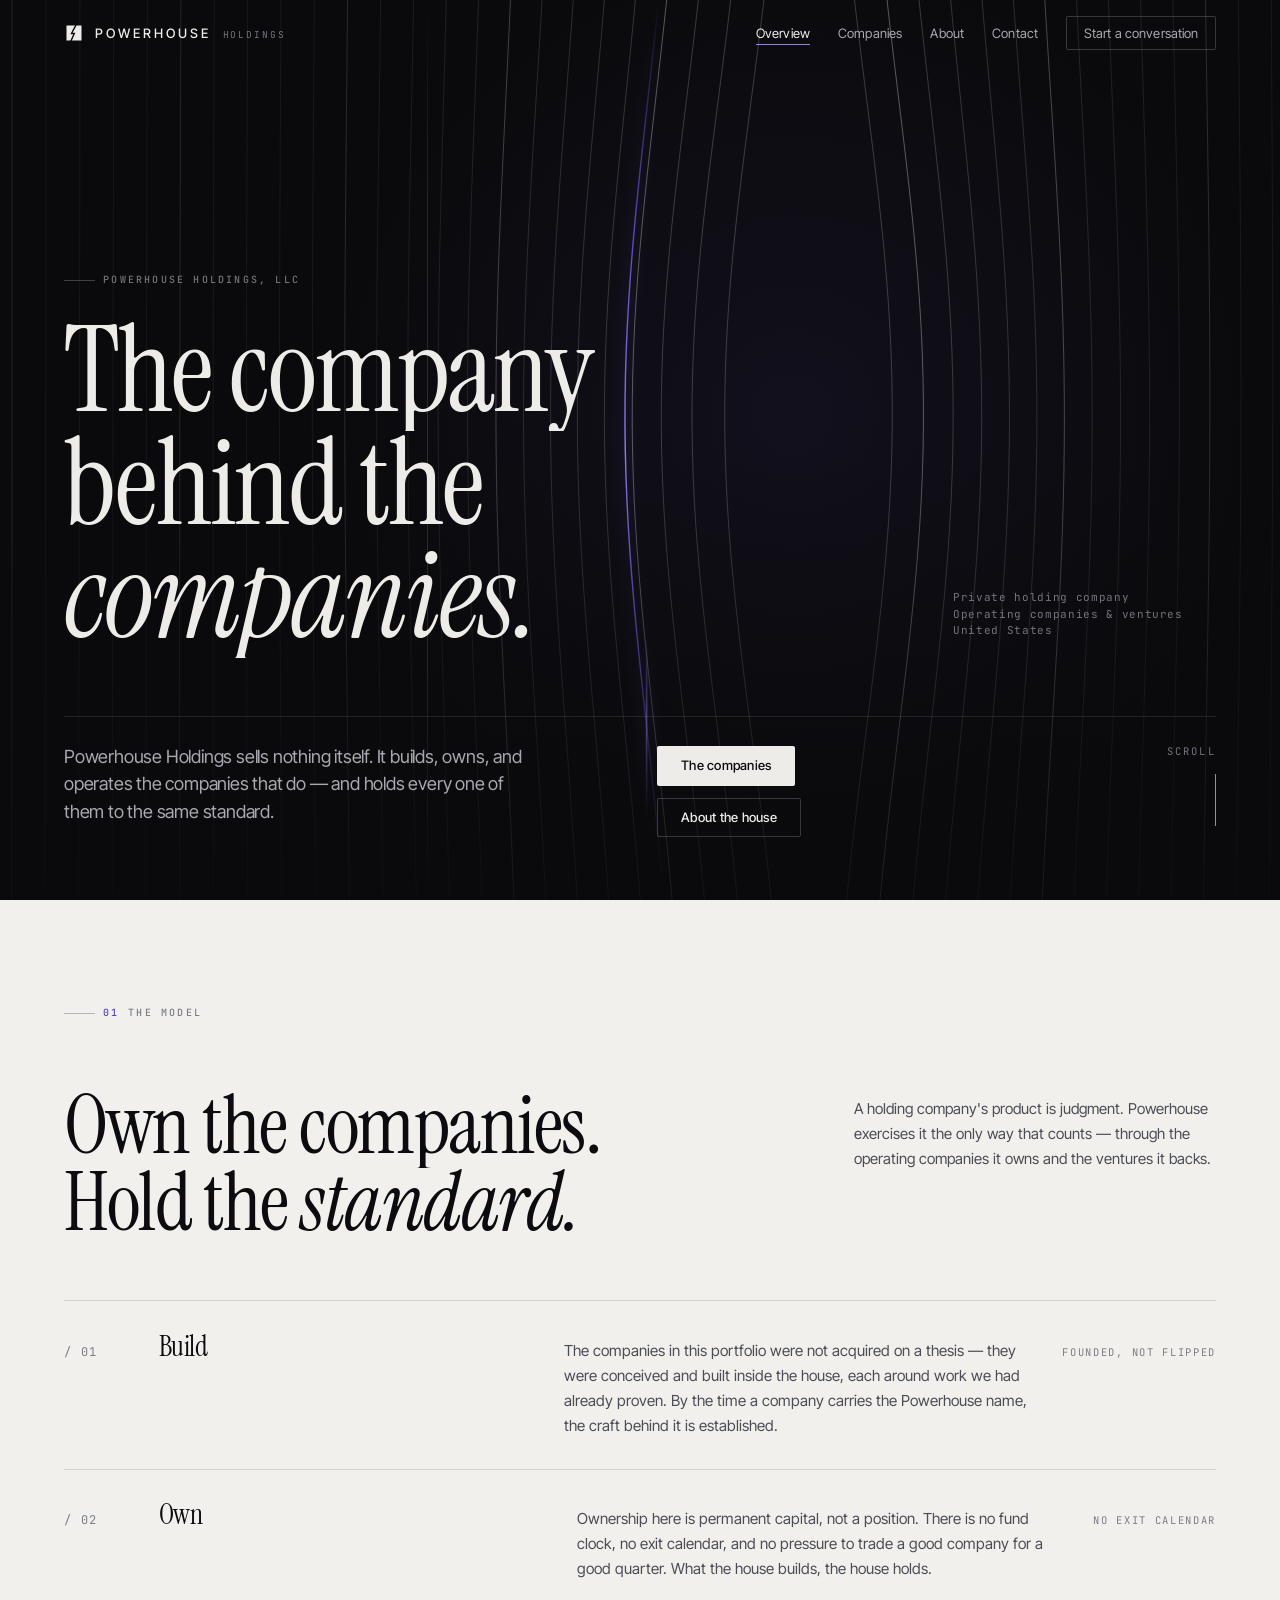
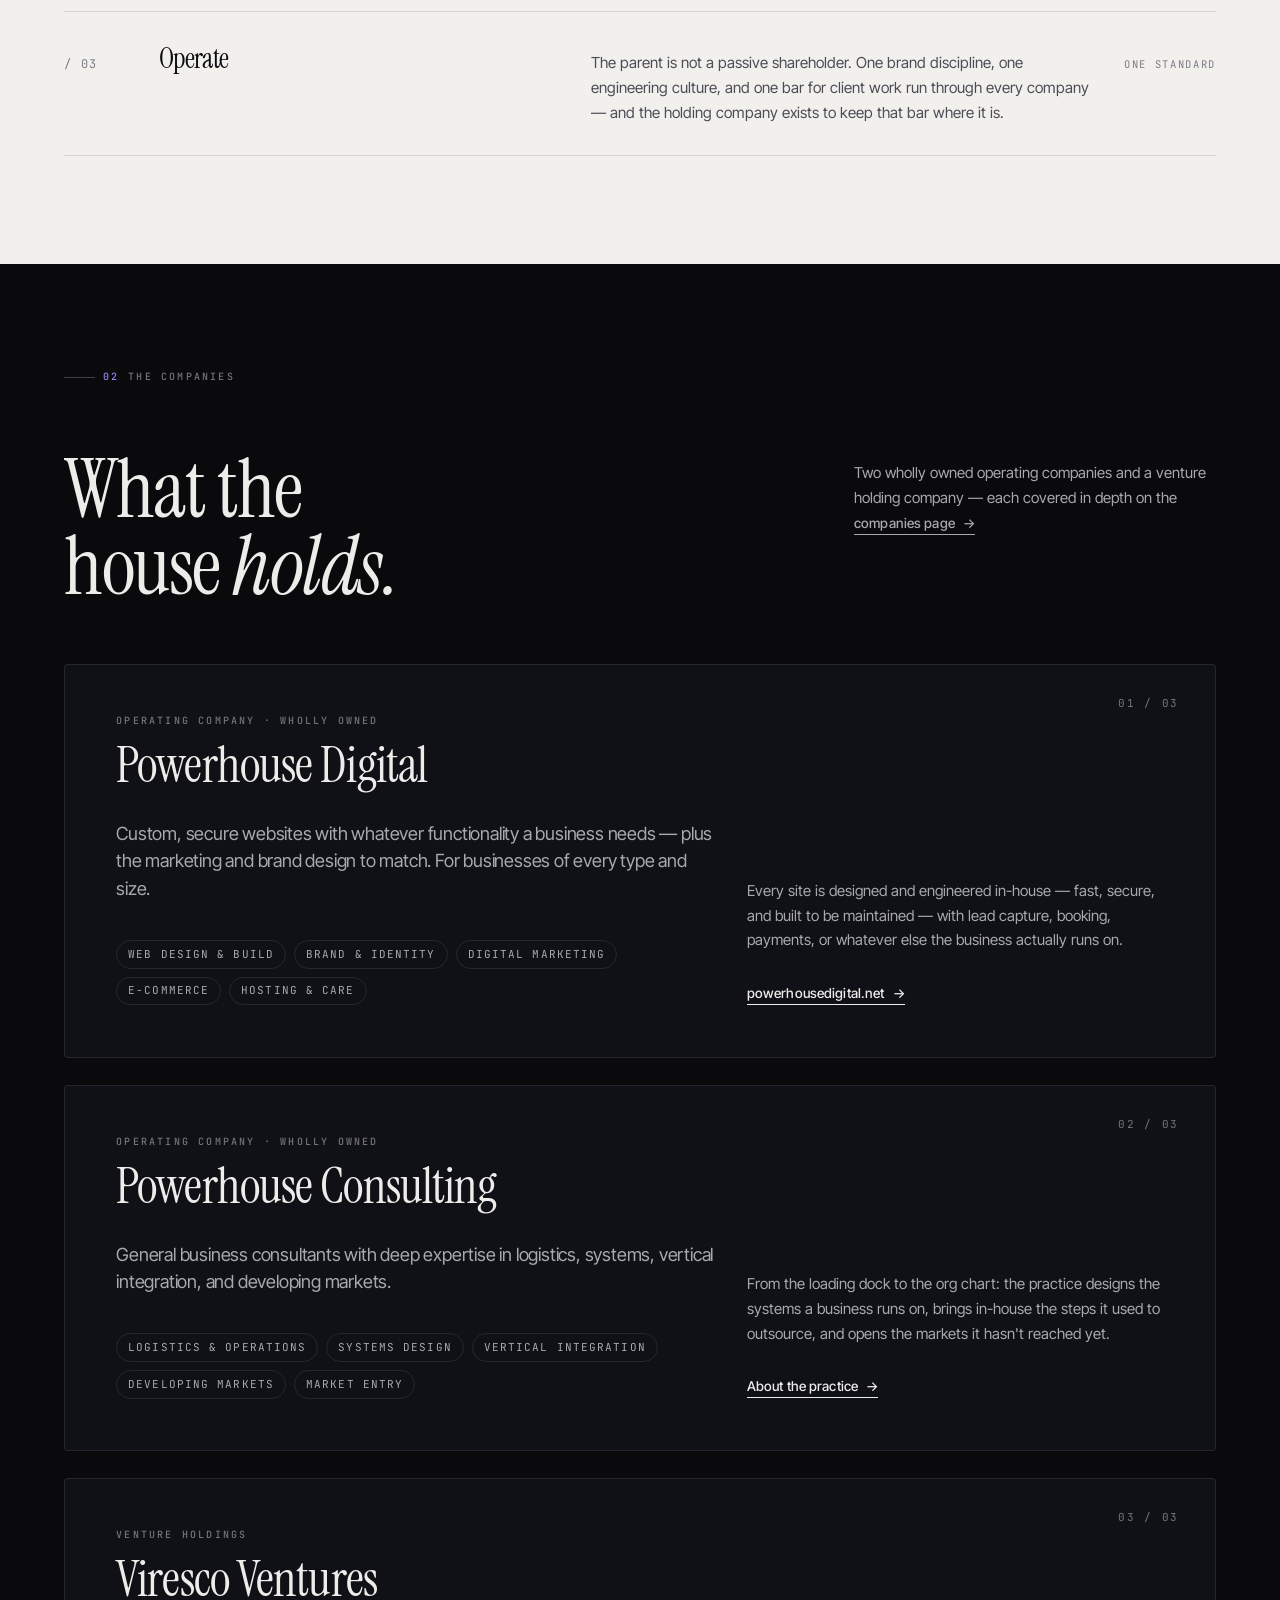
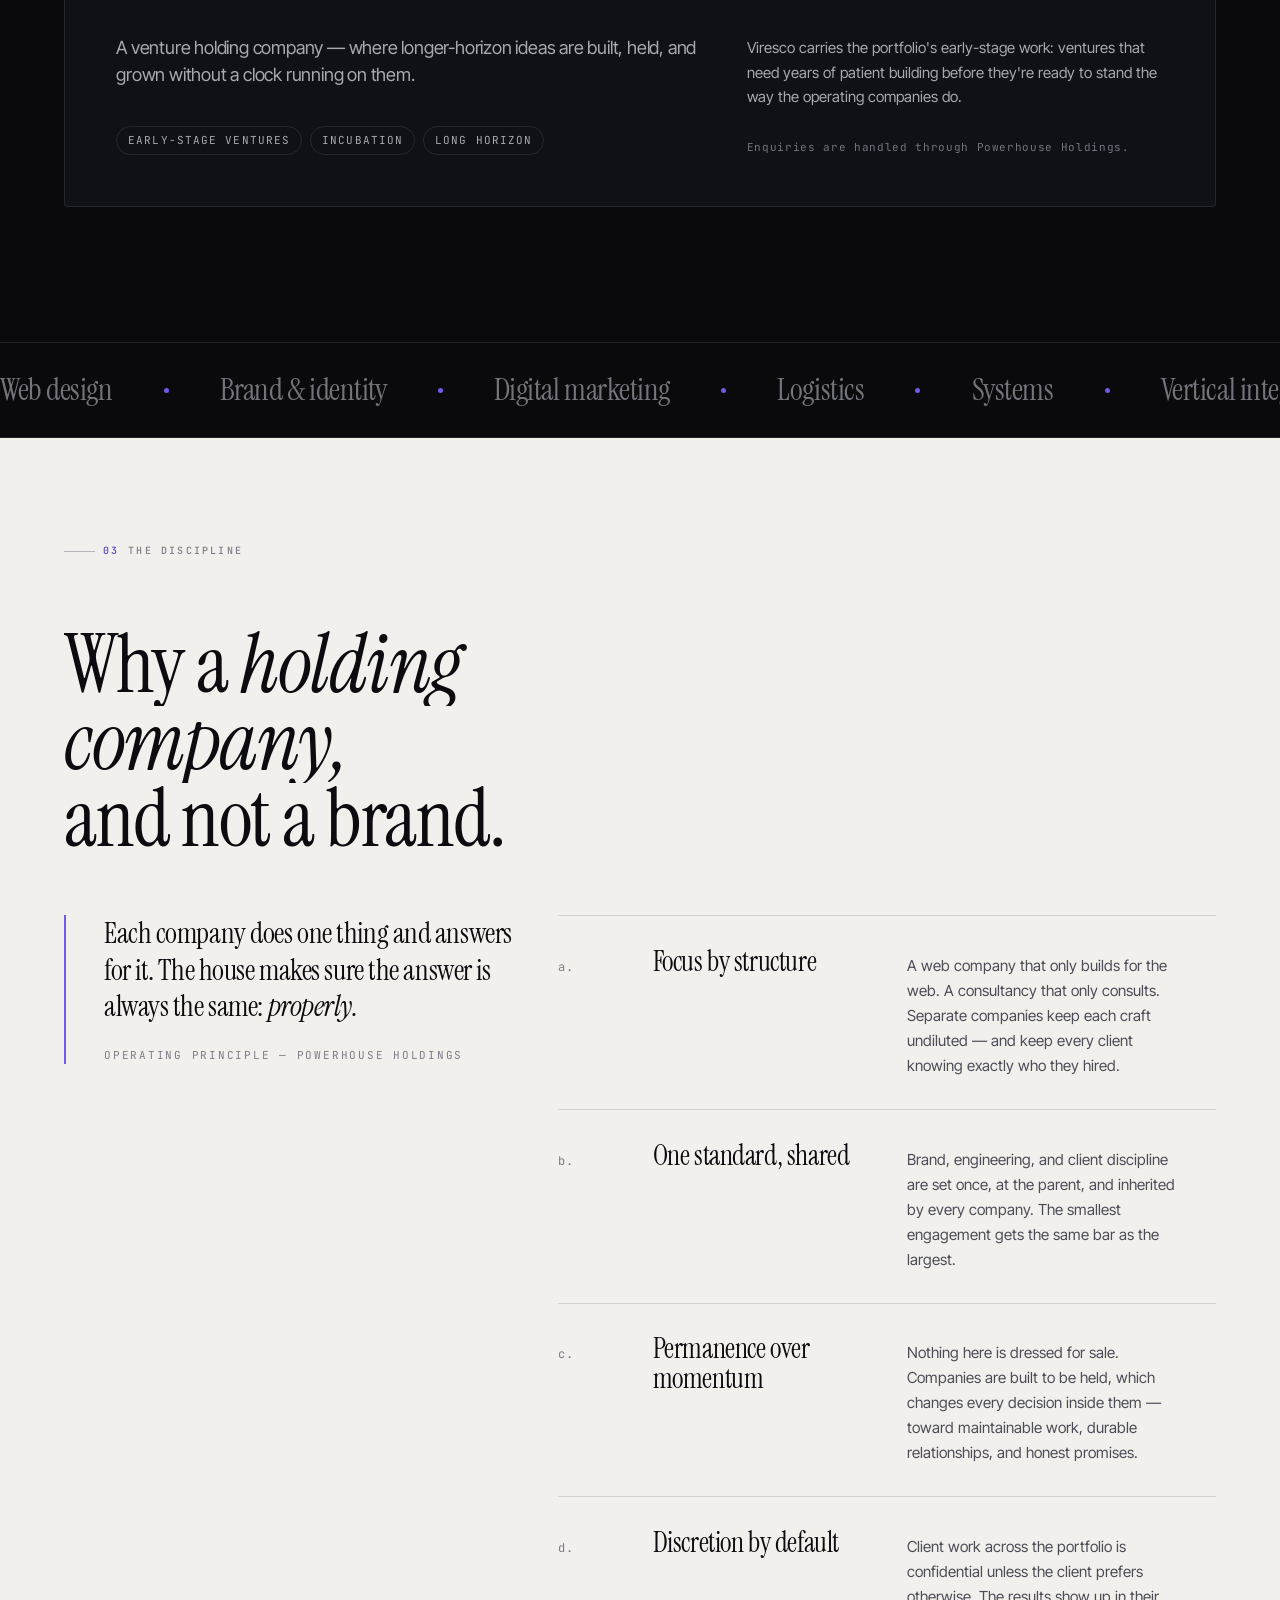
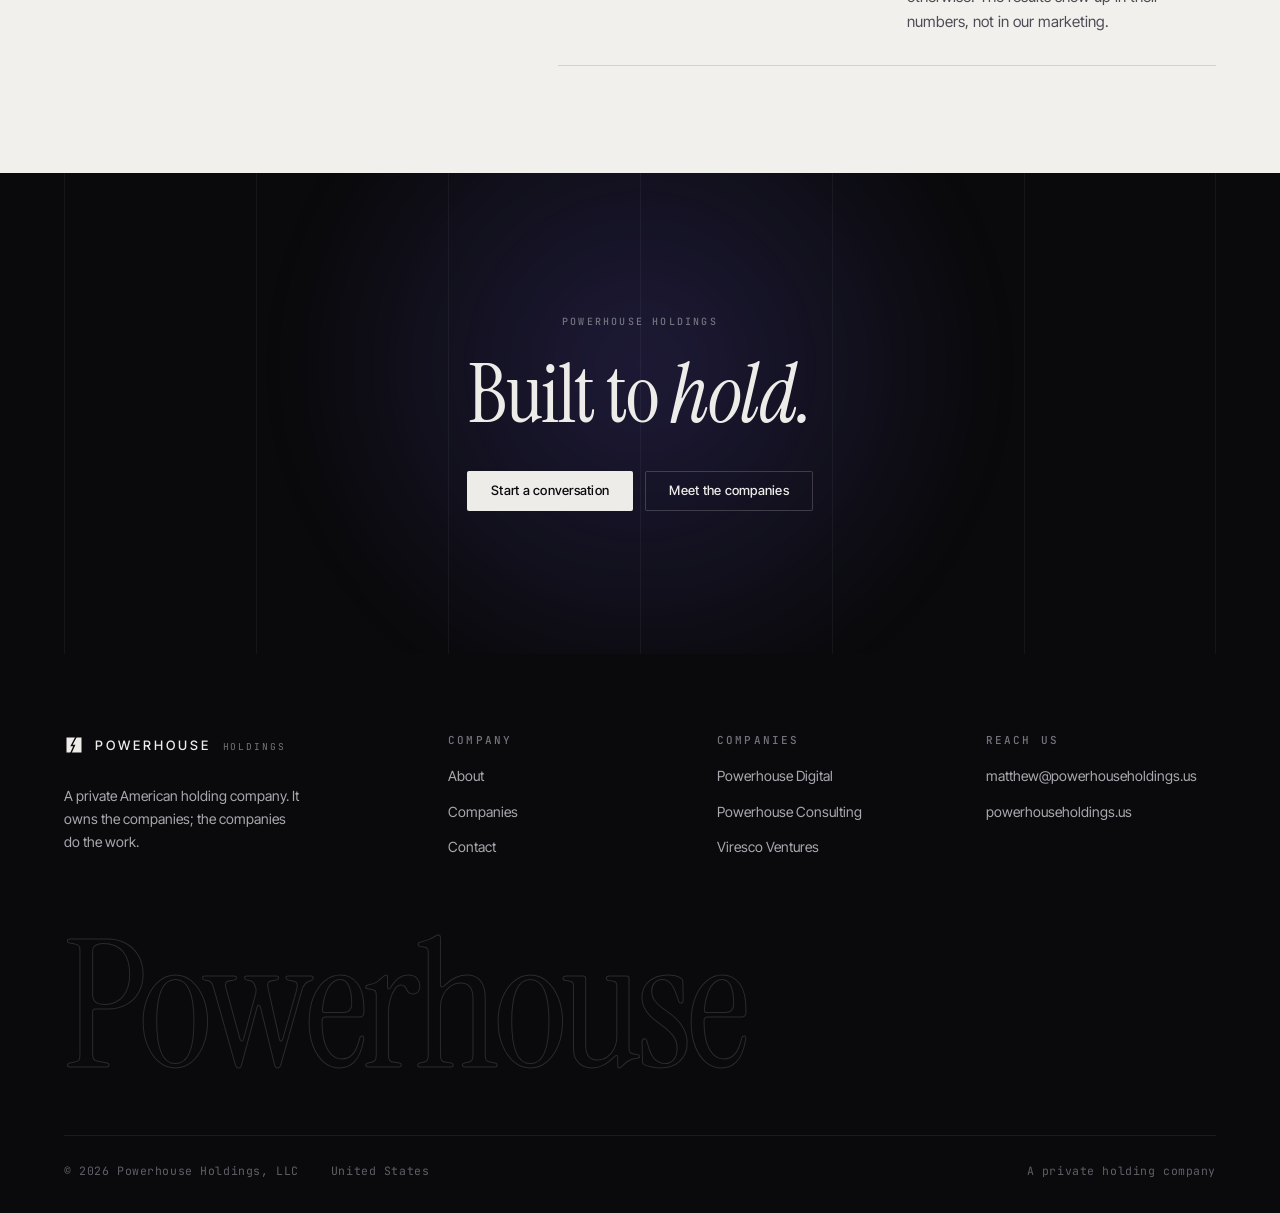
<file: index.html>
<!doctype html>
<html lang="en">
<head>
  <meta charset="utf-8">
  <meta name="viewport" content="width=device-width, initial-scale=1">
  <title>Powerhouse Holdings — A Private Holding Company</title>
  <meta name="description" content="Powerhouse Holdings is a private American holding company. It owns and operates Powerhouse Digital, a web design and digital marketing company, and Powerhouse Consulting, a general business consultancy — alongside venture holdings.">
  <link rel="icon" type="image/svg+xml" href="assets/brand/favicon.svg">
  <meta name="theme-color" content="#0A0A0C">
  <link rel="apple-touch-icon" href="assets/brand/apple-touch-icon.png">
  <link rel="canonical" href="https://powerhouseholdings.us/">
  <meta property="og:title" content="Powerhouse Holdings — A Private Holding Company">
  <meta property="og:description" content="The company behind the companies. Powerhouse Holdings owns and operates Powerhouse Digital and Powerhouse Consulting, alongside venture holdings.">
  <meta property="og:type" content="website">
  <meta property="og:url" content="https://powerhouseholdings.us/">
  <meta property="og:image" content="https://powerhouseholdings.us/assets/brand/og-image.png">
  <meta property="og:site_name" content="Powerhouse Holdings">
  <meta name="twitter:card" content="summary_large_image">
  <meta name="twitter:site" content="@PowerhouseUS">
  <meta name="twitter:title" content="Powerhouse Holdings — A Private Holding Company">
  <meta name="twitter:description" content="The company behind the companies.">
  <meta name="twitter:image" content="https://powerhouseholdings.us/assets/brand/og-image.png">
  <link rel="preconnect" href="https://fonts.googleapis.com">
  <link rel="preconnect" href="https://fonts.gstatic.com" crossorigin>
  <link rel="stylesheet" href="https://fonts.googleapis.com/css2?family=Instrument+Serif:ital@0;1&amp;family=Inter+Tight:wght@300;400;500;600&amp;family=JetBrains+Mono:wght@400;500&amp;display=swap">
  <link rel="stylesheet" href="assets/css/site.css">
  <link rel="stylesheet" href="assets/css/pages.css">
  <script type="application/ld+json">
  {
    "@context": "https://schema.org",
    "@type": "Organization",
    "@id": "https://powerhouseholdings.us/#org",
    "name": "Powerhouse Holdings",
    "legalName": "Powerhouse Holdings, LLC",
    "description": "A private American holding company that owns and operates Powerhouse Digital and Powerhouse Consulting, alongside venture holdings.",
    "url": "https://powerhouseholdings.us/",
    "logo": "https://powerhouseholdings.us/assets/brand/logo-512.png",
    "image": "https://powerhouseholdings.us/assets/brand/og-image.png",
    "email": "matthew@powerhouseholdings.us",
    "foundingLocation": { "@type": "Country", "name": "United States" },
    "sameAs": ["https://x.com/PowerhouseUS"],
    "subOrganization": [
      {
        "@type": "Organization",
        "name": "Powerhouse Digital",
        "url": "https://powerhousedigital.net/",
        "description": "Custom, secure websites with whatever functionality a business needs, plus marketing and brand design, for businesses of every type and size."
      },
      {
        "@type": "Organization",
        "name": "Powerhouse Consulting",
        "url": "https://powerhouseholdings.us/companies.html#consulting",
        "description": "General business consultants with expertise in logistics, systems, vertical integration, and developing markets."
      },
      {
        "@type": "Organization",
        "name": "Viresco Ventures",
        "description": "A venture holding company for early-stage, longer-horizon ventures."
      }
    ]
  }
  </script>
</head>
<body>
<a class="skip" href="#main">Skip to content</a>

<div class="curtain" aria-hidden="true">
  <svg class="mark" viewBox="0 0 24 24" fill="none" xmlns="http://www.w3.org/2000/svg">
    <mask id="cs1"><rect width="24" height="24" fill="#fff"/><path d="M15.4 .5 L9 12.6 h3.4 L7.4 23.5" stroke="#000" stroke-width="1.7" fill="none"/></mask>
    <rect x="3" y="3" width="18" height="18" fill="#EDECE9" mask="url(#cs1)"/>
  </svg>
</div>
<div class="progress" aria-hidden="true"></div>

<header class="masthead" data-pinned="false" data-hidden="false">
  <div class="shell bar">
    <a class="wordmark" href="index.html" aria-label="Powerhouse Holdings — home">
      <svg class="mark" viewBox="0 0 24 24" fill="none" xmlns="http://www.w3.org/2000/svg">
        <mask id="ms1"><rect width="24" height="24" fill="#fff"/><path d="M15.4 .5 L9 12.6 h3.4 L7.4 23.5" stroke="#000" stroke-width="1.7" fill="none"/></mask>
        <rect x="3" y="3" width="18" height="18" fill="currentColor" mask="url(#ms1)"/>
      </svg>
      <span class="name">Powerhouse</span>
      <span class="sub">Holdings</span>
    </a>
    <nav class="nav" aria-label="Primary">
      <a href="index.html" aria-current="page">Overview</a>
      <a href="companies.html">Companies</a>
      <a href="about.html">About</a>
      <a href="contact.html">Contact</a>
      <a class="btn btn--ghost" href="contact.html">Start a conversation</a>
    </nav>
    <button class="nav-toggle" aria-expanded="false" aria-controls="drawer">
      <span>Menu</span><span class="glyph"><i></i><i></i></span>
    </button>
  </div>
</header>

<nav class="drawer" id="drawer" aria-label="Mobile">
  <a href="index.html">Overview</a>
  <a href="companies.html">Companies</a>
  <a href="about.html">About</a>
  <a href="contact.html">Contact</a>
  <p class="meta mono">Powerhouse Holdings, LLC — A private holding company</p>
</nav>

<main id="main">

  <!-- ============================ HERO ============================ -->
  <div class="stage">
    <section class="hero">
      <div class="field" aria-hidden="true">
        <div class="cols"><span></span><span></span><span></span><span></span><span></span><span></span></div>
        <div class="seam"></div>
        <div class="halo"></div>
      </div>
      <div class="shell">
        <div class="hero-head">
          <div class="title">
            <p class="eyebrow" data-reveal>Powerhouse Holdings, LLC</p>
            <h1 class="display d1 mt-2" data-split>The company behind the <em>companies.</em></h1>
          </div>
          <div class="aside mono dim" data-reveal style="--rv-d:500ms">
            Private holding company<br>
            Operating companies &amp; ventures<br>
            United States
          </div>
        </div>
        <div class="hero-foot">
          <p class="lede" data-reveal style="--rv-d:650ms">Powerhouse Holdings sells nothing itself. It builds, owns,
            and operates the companies that do — and holds every one of them to the same standard.</p>
          <div class="cta" data-reveal style="--rv-d:800ms">
            <a class="btn" href="companies.html">The companies</a>
            <a class="btn btn--ghost" href="about.html">About the house</a>
          </div>
          <div class="scroll-cue" data-reveal="fade" style="--rv-d:1100ms">Scroll<span class="track"></span></div>
        </div>
      </div>
    </section>
    <div class="stage-veil" aria-hidden="true"></div>
  </div>

  <!-- ============================ 01 THE MODEL ============================ -->
  <section class="section invert">
    <div class="shell">
      <div class="head">
        <p class="eyebrow"><span class="idx">01</span> The model</p>
        <div class="h">
          <h2 class="display d2" data-split>Own the companies.<br>Hold the <em>standard.</em></h2>
        </div>
        <div class="note body" data-reveal>
          <p>A holding company's product is judgment. Powerhouse exercises it the only way that counts — through
          the operating companies it owns and the ventures it backs.</p>
        </div>
      </div>

      <div class="ledger mt-4" data-stagger="120">
        <article class="ledger-row" data-reveal>
          <span class="n">/ 01</span>
          <h3 class="t">Build</h3>
          <p class="d">The companies in this portfolio were not acquired on a thesis — they were conceived and built
          inside the house, each around work we had already proven. By the time a company carries the Powerhouse
          name, the craft behind it is established.</p>
          <span class="tag">Founded, not flipped</span>
        </article>
        <article class="ledger-row" data-reveal>
          <span class="n">/ 02</span>
          <h3 class="t">Own</h3>
          <p class="d">Ownership here is permanent capital, not a position. There is no fund clock, no exit
          calendar, and no pressure to trade a good company for a good quarter. What the house builds, the house
          holds.</p>
          <span class="tag">No exit calendar</span>
        </article>
        <article class="ledger-row" data-reveal>
          <span class="n">/ 03</span>
          <h3 class="t">Operate</h3>
          <p class="d">The parent is not a passive shareholder. One brand discipline, one engineering culture, and
          one bar for client work run through every company — and the holding company exists to keep that bar
          where it is.</p>
          <span class="tag">One standard</span>
        </article>
      </div>
    </div>
  </section>

  <!-- ============================ 02 THE COMPANIES ============================ -->
  <section class="section" id="companies">
    <div class="shell">
      <div class="head">
        <p class="eyebrow"><span class="idx">02</span> The companies</p>
        <div class="h">
          <h2 class="display d2" data-split>What the house <em>holds.</em></h2>
        </div>
        <div class="note body" data-reveal>
          <p>Two wholly owned operating companies and a venture holding company — each covered in depth on the
          <a class="link" href="companies.html">companies page <span class="arw">→</span></a></p>
        </div>
      </div>

      <div class="deck mt-4">
        <article class="deck-card">
          <span class="card-index">01 / 03</span>
          <div class="grid">
            <div class="col-7">
              <p class="eyebrow eyebrow--plain">Operating company · Wholly owned</p>
              <h3 class="display d3 mt-1">Powerhouse Digital</h3>
              <p class="lede mt-2 measure">Custom, secure websites with whatever functionality a business
              needs — plus the marketing and brand design to match. For businesses of every type and size.</p>
              <ul class="pills mt-3">
                <li>Web design &amp; build</li><li>Brand &amp; identity</li><li>Digital marketing</li><li>E-commerce</li><li>Hosting &amp; care</li>
              </ul>
            </div>
            <div class="col-5" style="align-self:end">
              <p class="body">Every site is designed and engineered in-house — fast, secure, and built to be
              maintained — with lead capture, booking, payments, or whatever else the business actually runs on.</p>
              <a class="link mt-2" href="https://powerhousedigital.net/" rel="noopener">powerhousedigital.net <span class="arw">→</span></a>
            </div>
          </div>
        </article>

        <article class="deck-card">
          <span class="card-index">02 / 03</span>
          <div class="grid">
            <div class="col-7">
              <p class="eyebrow eyebrow--plain">Operating company · Wholly owned</p>
              <h3 class="display d3 mt-1">Powerhouse Consulting</h3>
              <p class="lede mt-2 measure">General business consultants with deep expertise in logistics, systems,
              vertical integration, and developing markets.</p>
              <ul class="pills mt-3">
                <li>Logistics &amp; operations</li><li>Systems design</li><li>Vertical integration</li><li>Developing markets</li><li>Market entry</li>
              </ul>
            </div>
            <div class="col-5" style="align-self:end">
              <p class="body">From the loading dock to the org chart: the practice designs the systems a business
              runs on, brings in-house the steps it used to outsource, and opens the markets it hasn't reached yet.</p>
              <a class="link mt-2" href="companies.html#consulting">About the practice <span class="arw">→</span></a>
            </div>
          </div>
        </article>

        <article class="deck-card">
          <span class="card-index">03 / 03</span>
          <div class="grid">
            <div class="col-7">
              <p class="eyebrow eyebrow--plain">Venture holdings</p>
              <h3 class="display d3 mt-1">Viresco Ventures</h3>
              <p class="lede mt-2 measure">A venture holding company — where longer-horizon ideas are built, held,
              and grown without a clock running on them.</p>
              <ul class="pills mt-3">
                <li>Early-stage ventures</li><li>Incubation</li><li>Long horizon</li>
              </ul>
            </div>
            <div class="col-5" style="align-self:end">
              <p class="body">Viresco carries the portfolio's early-stage work: ventures that need years of patient
              building before they're ready to stand the way the operating companies do.</p>
              <p class="mono dim mt-2">Enquiries are handled through Powerhouse Holdings.</p>
            </div>
          </div>
        </article>
      </div>
    </div>
  </section>

  <!-- ============================ MARQUEE ============================ -->
  <div class="marquee" aria-hidden="true">
    <div class="track">
      <span>Web design</span><span>Brand &amp; identity</span><span>Digital marketing</span><span>Logistics</span><span>Systems</span><span>Vertical integration</span><span>Developing markets</span><span>Ventures</span>
      <span>Web design</span><span>Brand &amp; identity</span><span>Digital marketing</span><span>Logistics</span><span>Systems</span><span>Vertical integration</span><span>Developing markets</span><span>Ventures</span>
    </div>
  </div>

  <!-- ============================ 03 THE DISCIPLINE ============================ -->
  <section class="section invert">
    <div class="shell">
      <div class="head">
        <p class="eyebrow"><span class="idx">03</span> The discipline</p>
        <div class="h">
          <h2 class="display d2" data-split>Why a <em>holding company,</em><br>and not a brand.</h2>
        </div>
      </div>

      <div class="grid mt-4">
        <div class="col-5" data-reveal>
          <blockquote class="pull">
            <p>Each company does one thing and answers for it. The house makes sure the answer is always the same: <em>properly.</em></p>
            <cite>Operating principle — Powerhouse Holdings</cite>
          </blockquote>
        </div>
        <div class="col-7">
          <div class="ledger" data-stagger="110">
            <article class="ledger-row" data-reveal>
              <span class="n">a.</span>
              <h3 class="t">Focus by structure</h3>
              <p class="d">A web company that only builds for the web. A consultancy that only consults. Separate
              companies keep each craft undiluted — and keep every client knowing exactly who they hired.</p>
            </article>
            <article class="ledger-row" data-reveal>
              <span class="n">b.</span>
              <h3 class="t">One standard, shared</h3>
              <p class="d">Brand, engineering, and client discipline are set once, at the parent, and inherited by
              every company. The smallest engagement gets the same bar as the largest.</p>
            </article>
            <article class="ledger-row" data-reveal>
              <span class="n">c.</span>
              <h3 class="t">Permanence over momentum</h3>
              <p class="d">Nothing here is dressed for sale. Companies are built to be held, which changes every
              decision inside them — toward maintainable work, durable relationships, and honest promises.</p>
            </article>
            <article class="ledger-row" data-reveal>
              <span class="n">d.</span>
              <h3 class="t">Discretion by default</h3>
              <p class="d">Client work across the portfolio is confidential unless the client prefers otherwise.
              The results show up in their numbers, not in our marketing.</p>
            </article>
          </div>
        </div>
      </div>
    </div>
  </section>

  <!-- ============================ CLOSER ============================ -->
  <section class="section closer">
    <div class="field" aria-hidden="true">
      <div class="cols"><span></span><span></span><span></span><span></span><span></span><span></span></div>
      <div class="halo"></div>
    </div>
    <div class="shell center" style="position:relative;z-index:2">
      <p class="eyebrow eyebrow--plain" style="justify-content:center" data-reveal>Powerhouse Holdings</p>
      <h2 class="display d2 mt-2" data-split>Built to <em>hold.</em></h2>
      <div class="row mt-3" style="justify-content:center" data-reveal>
        <a class="btn" href="contact.html">Start a conversation</a>
        <a class="btn btn--ghost" href="companies.html">Meet the companies</a>
      </div>
    </div>
  </section>
</main>

<!-- ============================ FOOTER ============================ -->
<footer class="footer">
  <div class="shell">
    <div class="top">
      <div>
        <a class="wordmark" href="index.html">
          <svg class="mark" viewBox="0 0 24 24" fill="none" xmlns="http://www.w3.org/2000/svg">
            <mask id="fs1"><rect width="24" height="24" fill="#fff"/><path d="M15.4 .5 L9 12.6 h3.4 L7.4 23.5" stroke="#000" stroke-width="1.7" fill="none"/></mask>
            <rect x="3" y="3" width="18" height="18" fill="currentColor" mask="url(#fs1)"/>
          </svg>
          <span class="name">Powerhouse</span>
          <span class="sub">Holdings</span>
        </a>
        <p class="body mt-2" style="max-width:30ch">A private American holding company. It owns the companies;
        the companies do the work.</p>
      </div>
      <div>
        <h4>Company</h4>
        <ul>
          <li><a href="about.html">About</a></li>
          <li><a href="companies.html">Companies</a></li>
          <li><a href="contact.html">Contact</a></li>
        </ul>
      </div>
      <div>
        <h4>Companies</h4>
        <ul>
          <li><a href="https://powerhousedigital.net/" rel="noopener">Powerhouse Digital</a></li>
          <li><a href="companies.html#consulting">Powerhouse Consulting</a></li>
          <li><a href="companies.html#viresco">Viresco Ventures</a></li>
        </ul>
      </div>
      <div>
        <h4>Reach us</h4>
        <ul>
          <li><a href="mailto:matthew@powerhouseholdings.us">matthew@powerhouseholdings.us</a></li>
          <li><a href="https://powerhouseholdings.us">powerhouseholdings.us</a></li>
        </ul>
      </div>
    </div>
    <p class="footer-wordmark" aria-hidden="true">Powerhouse</p>
    <div class="base">
      <span>© 2026 Powerhouse Holdings, LLC</span>
      <span>United States</span>
      <span class="spacer">A private holding company</span>
    </div>
  </div>
</footer>

<script src="assets/js/motion.js" defer></script>
<script src="assets/js/field.js" defer></script>
</body>
</html>
</file>
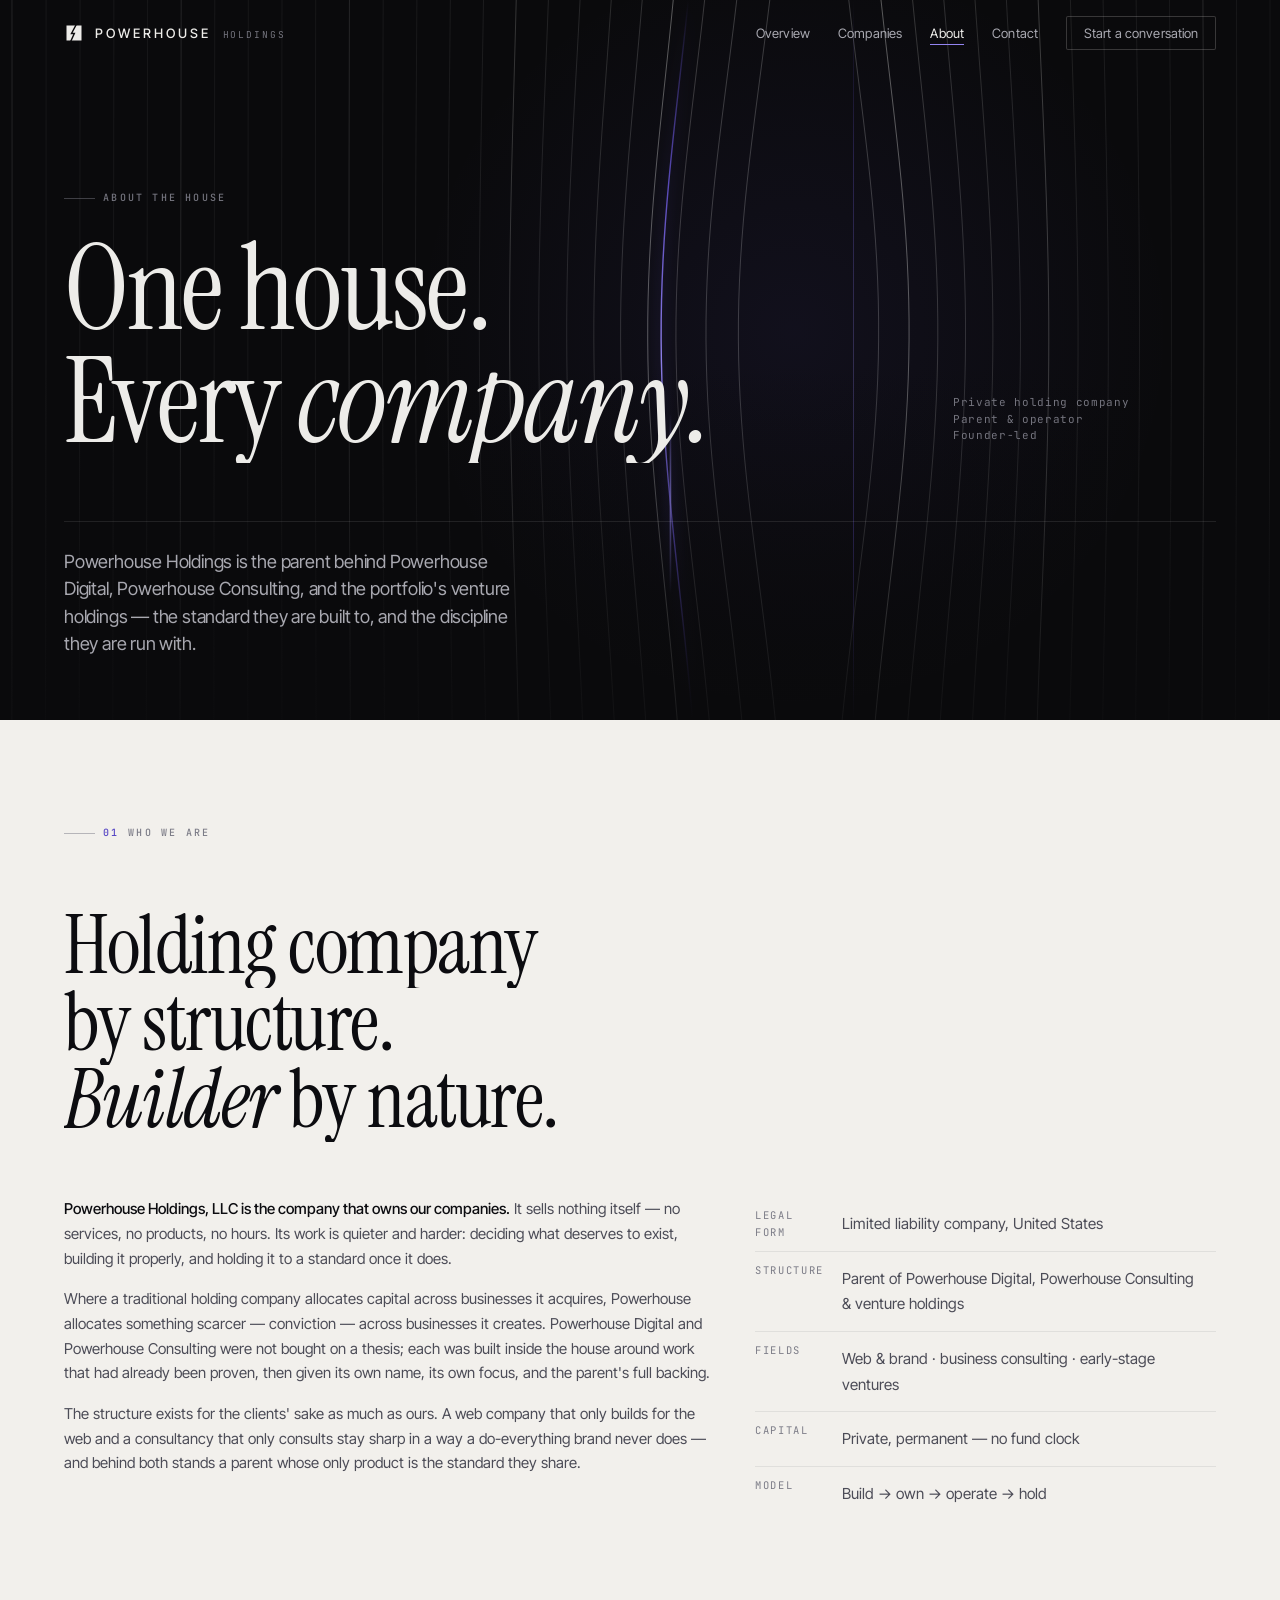
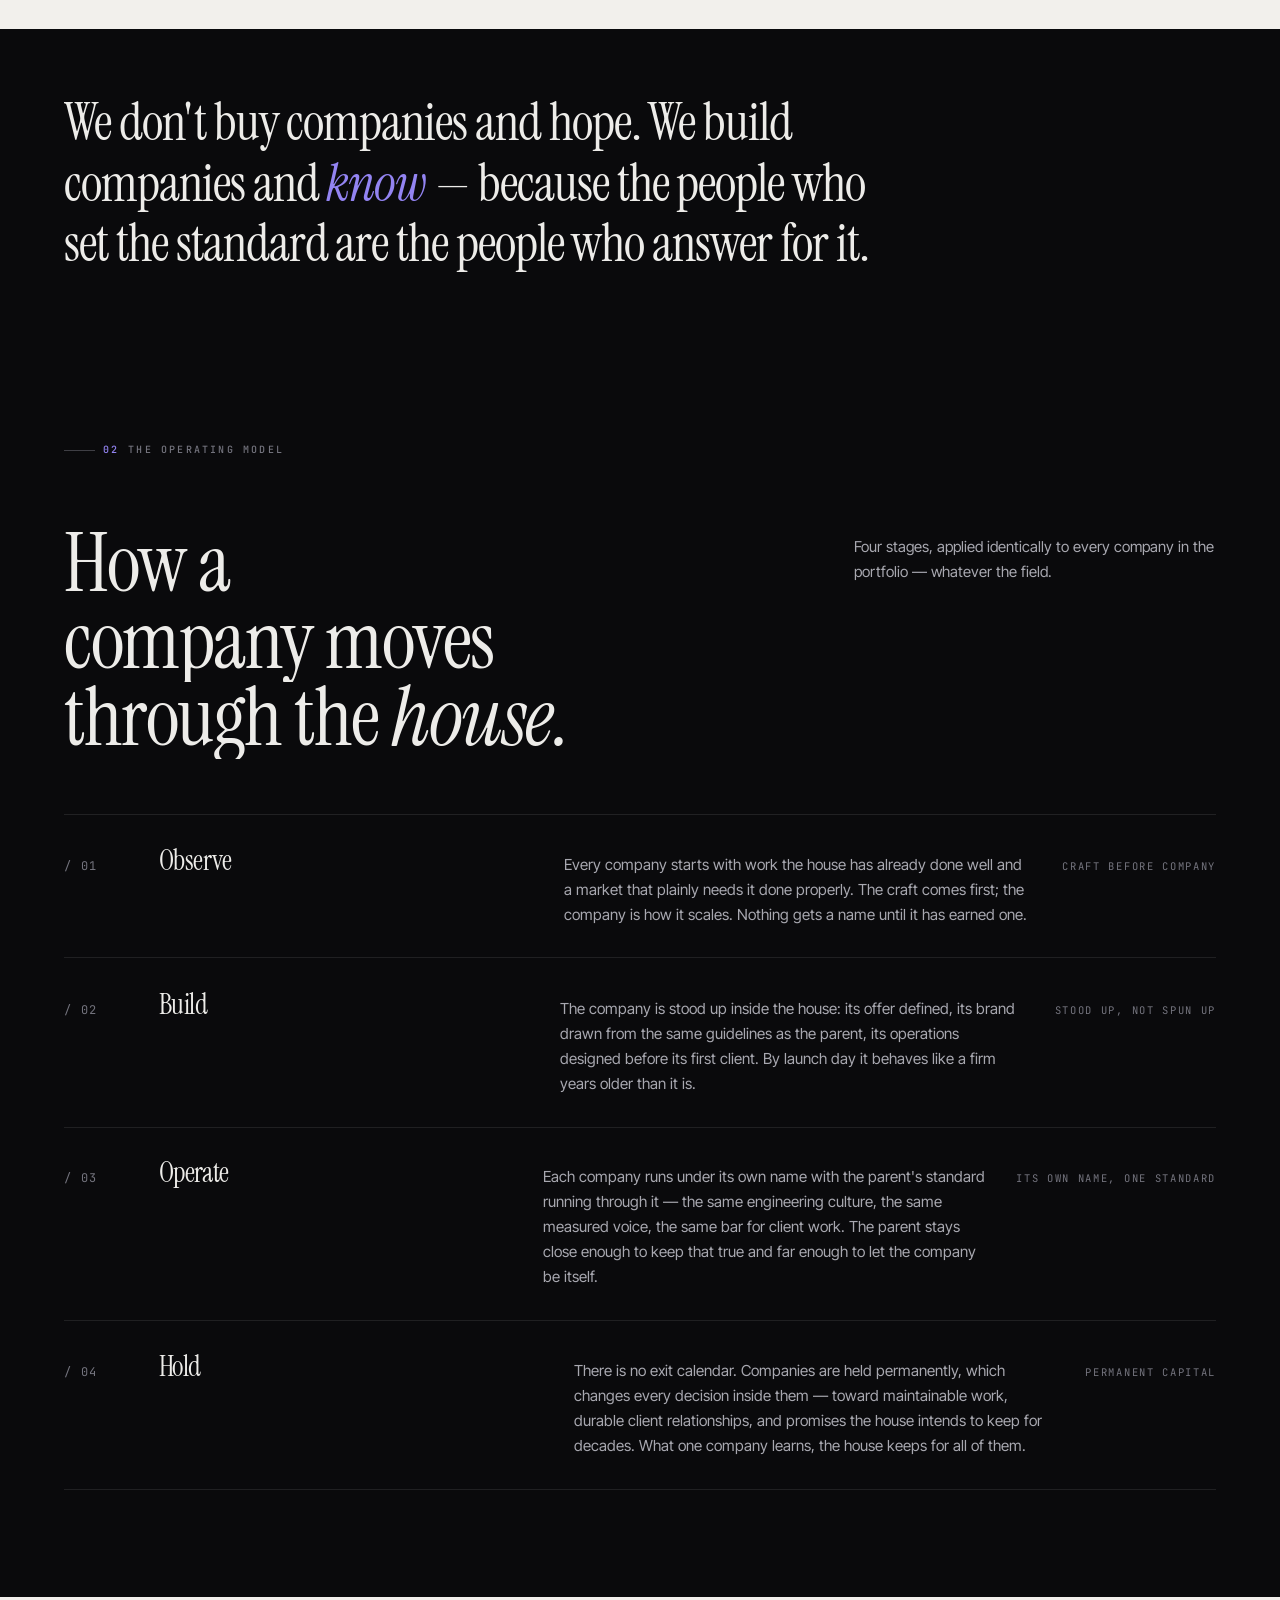
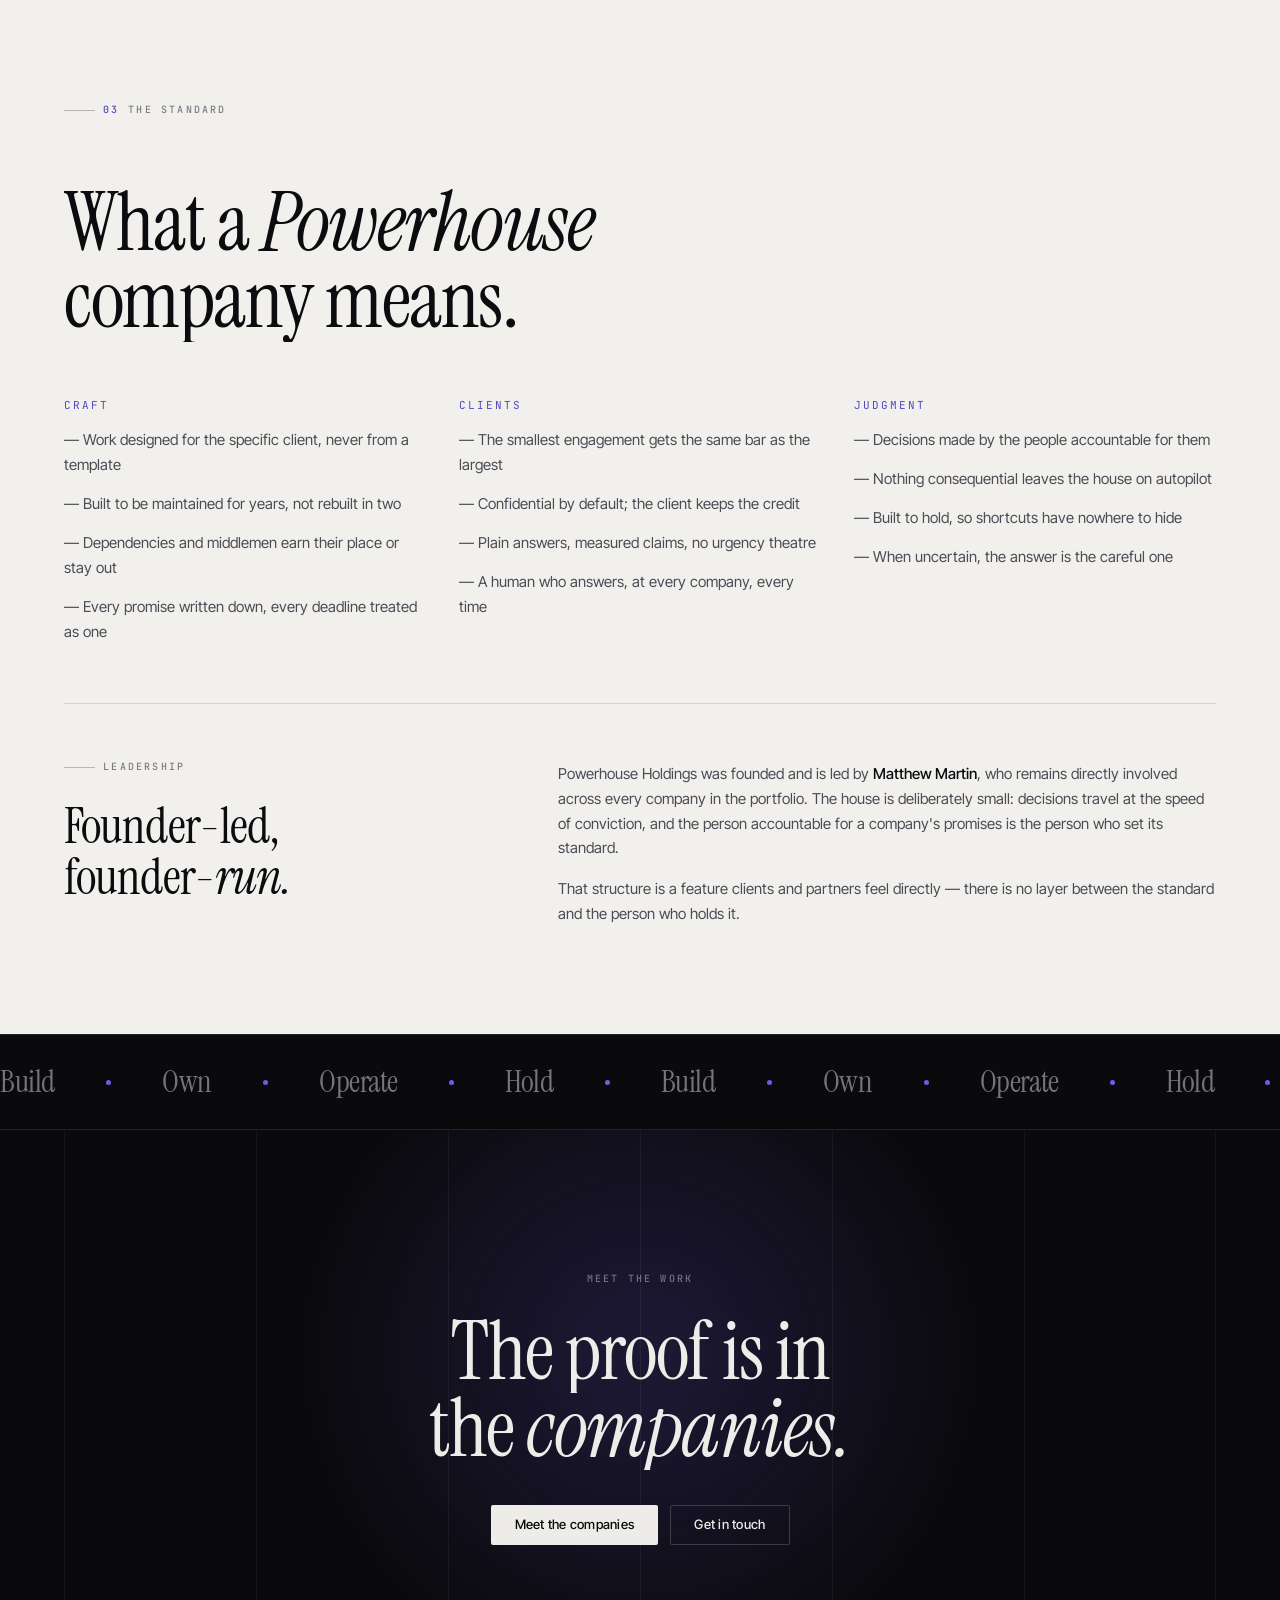
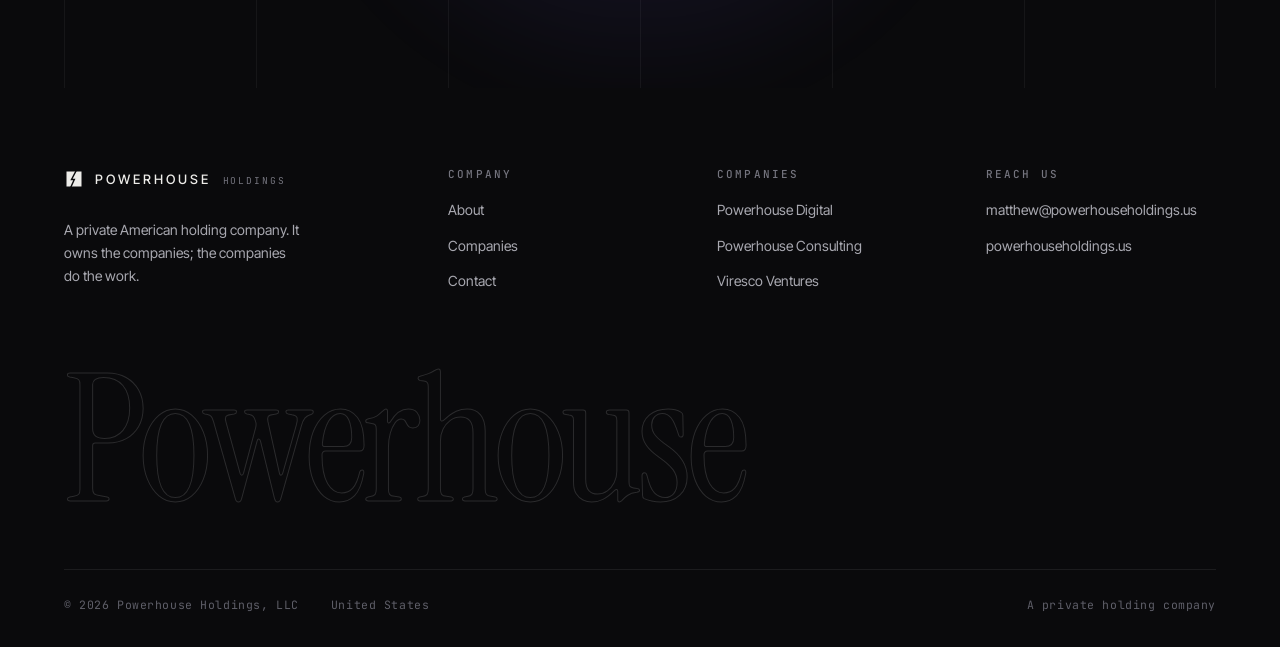
<file: about.html>
<!doctype html>
<html lang="en">
<head>
  <meta charset="utf-8">
  <meta name="viewport" content="width=device-width, initial-scale=1">
  <title>About — Powerhouse Holdings</title>
  <meta name="description" content="Powerhouse Holdings is a private holding company: founder-led, permanent capital, one standard. It builds, owns, and operates Powerhouse Digital and Powerhouse Consulting, alongside venture holdings.">
  <link rel="icon" type="image/svg+xml" href="assets/brand/favicon.svg">
  <meta name="theme-color" content="#0A0A0C">
  <link rel="apple-touch-icon" href="assets/brand/apple-touch-icon.png">
  <link rel="canonical" href="https://powerhouseholdings.us/about.html">
  <meta property="og:title" content="About — Powerhouse Holdings">
  <meta property="og:description" content="One house. Every company. Founder-led, permanent capital, one standard.">
  <meta property="og:type" content="website">
  <meta property="og:url" content="https://powerhouseholdings.us/about.html">
  <meta property="og:image" content="https://powerhouseholdings.us/assets/brand/og-image.png">
  <meta property="og:site_name" content="Powerhouse Holdings">
  <meta name="twitter:card" content="summary_large_image">
  <meta name="twitter:site" content="@PowerhouseUS">
  <link rel="preconnect" href="https://fonts.googleapis.com">
  <link rel="preconnect" href="https://fonts.gstatic.com" crossorigin>
  <link rel="stylesheet" href="https://fonts.googleapis.com/css2?family=Instrument+Serif:ital@0;1&amp;family=Inter+Tight:wght@300;400;500;600&amp;family=JetBrains+Mono:wght@400;500&amp;display=swap">
  <link rel="stylesheet" href="assets/css/site.css">
  <link rel="stylesheet" href="assets/css/pages.css">
  <script type="application/ld+json">
  {
    "@context": "https://schema.org",
    "@type": "AboutPage",
    "name": "About Powerhouse Holdings",
    "url": "https://powerhouseholdings.us/about.html",
    "mainEntity": {
      "@type": "Organization",
      "@id": "https://powerhouseholdings.us/#org",
      "name": "Powerhouse Holdings",
      "founder": { "@type": "Person", "name": "Matthew Martin", "jobTitle": "Founder & Principal" }
    }
  }
  </script>
</head>
<body>
<a class="skip" href="#main">Skip to content</a>

<div class="curtain" aria-hidden="true">
  <svg class="mark" viewBox="0 0 24 24" fill="none" xmlns="http://www.w3.org/2000/svg">
    <mask id="cs1"><rect width="24" height="24" fill="#fff"/><path d="M15.4 .5 L9 12.6 h3.4 L7.4 23.5" stroke="#000" stroke-width="1.7" fill="none"/></mask>
    <rect x="3" y="3" width="18" height="18" fill="#EDECE9" mask="url(#cs1)"/>
  </svg>
</div>
<div class="progress" aria-hidden="true"></div>

<header class="masthead" data-pinned="false" data-hidden="false">
  <div class="shell bar">
    <a class="wordmark" href="index.html" aria-label="Powerhouse Holdings — home">
      <svg class="mark" viewBox="0 0 24 24" fill="none" xmlns="http://www.w3.org/2000/svg">
        <mask id="ms1"><rect width="24" height="24" fill="#fff"/><path d="M15.4 .5 L9 12.6 h3.4 L7.4 23.5" stroke="#000" stroke-width="1.7" fill="none"/></mask>
        <rect x="3" y="3" width="18" height="18" fill="currentColor" mask="url(#ms1)"/>
      </svg>
      <span class="name">Powerhouse</span>
      <span class="sub">Holdings</span>
    </a>
    <nav class="nav" aria-label="Primary">
      <a href="index.html">Overview</a>
      <a href="companies.html">Companies</a>
      <a href="about.html" aria-current="page">About</a>
      <a href="contact.html">Contact</a>
      <a class="btn btn--ghost" href="contact.html">Start a conversation</a>
    </nav>
    <button class="nav-toggle" aria-expanded="false" aria-controls="drawer">
      <span>Menu</span><span class="glyph"><i></i><i></i></span>
    </button>
  </div>
</header>

<nav class="drawer" id="drawer" aria-label="Mobile">
  <a href="index.html">Overview</a>
  <a href="companies.html">Companies</a>
  <a href="about.html">About</a>
  <a href="contact.html">Contact</a>
  <p class="meta mono">Powerhouse Holdings, LLC — A private holding company</p>
</nav>

<main id="main">

  <!-- ============================ HERO ============================ -->
  <section class="hero" style="min-height:80svh">
    <div class="field" aria-hidden="true">
      <div class="cols"><span></span><span></span><span></span><span></span><span></span><span></span></div>
      <div class="seam" style="left:66.666%"></div>
      <div class="halo" style="top:-24%;right:-12%"></div>
    </div>
    <div class="shell">
      <div class="hero-head">
        <div class="title">
          <p class="eyebrow" data-reveal>About the house</p>
          <h1 class="display d1 mt-2" data-split>One house. Every <em>company.</em></h1>
        </div>
        <div class="aside mono dim" data-reveal style="--rv-d:500ms">
          Private holding company<br>
          Parent &amp; operator<br>
          Founder-led
        </div>
      </div>
      <div class="hero-foot">
        <p class="lede" data-reveal style="--rv-d:650ms">Powerhouse Holdings is the parent behind Powerhouse Digital,
        Powerhouse Consulting, and the portfolio's venture holdings — the standard they are built to, and the
        discipline they are run with.</p>
      </div>
    </div>
  </section>

  <!-- ============================ 01 WHO WE ARE ============================ -->
  <section class="section invert">
    <div class="shell">
      <div class="head">
        <p class="eyebrow"><span class="idx">01</span> Who we are</p>
        <div class="h">
          <h2 class="display d2" data-split>Holding company by structure. <em>Builder</em> by nature.</h2>
        </div>
      </div>
      <div class="grid mt-4">
        <div class="col-7 body" data-reveal>
          <p><strong>Powerhouse Holdings, LLC is the company that owns our companies.</strong> It sells nothing
          itself — no services, no products, no hours. Its work is quieter and harder: deciding what deserves to
          exist, building it properly, and holding it to a standard once it does.</p>
          <p>Where a traditional holding company allocates capital across businesses it acquires, Powerhouse
          allocates something scarcer — conviction — across businesses it creates. Powerhouse Digital and
          Powerhouse Consulting were not bought on a thesis; each was built inside the house around work that had
          already been proven, then given its own name, its own focus, and the parent's full backing.</p>
          <p>The structure exists for the clients' sake as much as ours. A web company that only builds for the
          web and a consultancy that only consults stay sharp in a way a do-everything brand never does — and
          behind both stands a parent whose only product is the standard they share.</p>
        </div>
        <div class="col-5" data-reveal style="--rv-d:150ms">
          <table class="spec" style="margin-top:0">
            <tr><th>Legal form</th><td>Limited liability company, United States</td></tr>
            <tr><th>Structure</th><td>Parent of Powerhouse Digital, Powerhouse Consulting &amp; venture holdings</td></tr>
            <tr><th>Fields</th><td>Web &amp; brand · business consulting · early-stage ventures</td></tr>
            <tr><th>Capital</th><td>Private, permanent — no fund clock</td></tr>
            <tr><th>Model</th><td>Build → own → operate → hold</td></tr>
          </table>
        </div>
      </div>
    </div>
  </section>

  <!-- ============================ STATEMENT ============================ -->
  <section class="section section--tight">
    <div class="shell">
      <div class="grid">
        <div class="col-12">
          <p class="statement" data-split>We don't buy companies and hope. We build companies and <em>know</em> — because
          the people who set the standard are the people who answer for it.</p>
        </div>
      </div>
    </div>
  </section>

  <!-- ============================ 02 THE MODEL ============================ -->
  <section class="section">
    <div class="shell">
      <div class="head">
        <p class="eyebrow"><span class="idx">02</span> The operating model</p>
        <div class="h">
          <h2 class="display d2" data-split>How a company moves<br>through the <em>house.</em></h2>
        </div>
        <div class="note body" data-reveal>
          <p>Four stages, applied identically to every company in the portfolio — whatever the field.</p>
        </div>
      </div>

      <div class="ledger mt-4" data-stagger="120">
        <article class="ledger-row" data-reveal>
          <span class="n">/ 01</span>
          <h3 class="t">Observe</h3>
          <p class="d">Every company starts with work the house has already done well and a market that plainly
          needs it done properly. The craft comes first; the company is how it scales. Nothing gets a name until
          it has earned one.</p>
          <span class="tag">Craft before company</span>
        </article>
        <article class="ledger-row" data-reveal>
          <span class="n">/ 02</span>
          <h3 class="t">Build</h3>
          <p class="d">The company is stood up inside the house: its offer defined, its brand drawn from the same
          guidelines as the parent, its operations designed before its first client. By launch day it behaves like
          a firm years older than it is.</p>
          <span class="tag">Stood up, not spun up</span>
        </article>
        <article class="ledger-row" data-reveal>
          <span class="n">/ 03</span>
          <h3 class="t">Operate</h3>
          <p class="d">Each company runs under its own name with the parent's standard running through it — the
          same engineering culture, the same measured voice, the same bar for client work. The parent stays close
          enough to keep that true and far enough to let the company be itself.</p>
          <span class="tag">Its own name, one standard</span>
        </article>
        <article class="ledger-row" data-reveal>
          <span class="n">/ 04</span>
          <h3 class="t">Hold</h3>
          <p class="d">There is no exit calendar. Companies are held permanently, which changes every decision
          inside them — toward maintainable work, durable client relationships, and promises the house intends to
          keep for decades. What one company learns, the house keeps for all of them.</p>
          <span class="tag">Permanent capital</span>
        </article>
      </div>
    </div>
  </section>

  <!-- ============================ 03 STANDARDS ============================ -->
  <section class="section invert">
    <div class="shell">
      <div class="head">
        <p class="eyebrow"><span class="idx">03</span> The standard</p>
        <div class="h">
          <h2 class="display d2" data-split>What a <em>Powerhouse</em> company means.</h2>
        </div>
      </div>
      <div class="grid mt-4" data-stagger="90">
        <div class="col-4" data-reveal>
          <p class="mono accent caps">Craft</p>
          <ul class="body mt-1 stack-sm">
            <li>— Work designed for the specific client, never from a template</li>
            <li>— Built to be maintained for years, not rebuilt in two</li>
            <li>— Dependencies and middlemen earn their place or stay out</li>
            <li>— Every promise written down, every deadline treated as one</li>
          </ul>
        </div>
        <div class="col-4" data-reveal>
          <p class="mono accent caps">Clients</p>
          <ul class="body mt-1 stack-sm">
            <li>— The smallest engagement gets the same bar as the largest</li>
            <li>— Confidential by default; the client keeps the credit</li>
            <li>— Plain answers, measured claims, no urgency theatre</li>
            <li>— A human who answers, at every company, every time</li>
          </ul>
        </div>
        <div class="col-4" data-reveal>
          <p class="mono accent caps">Judgment</p>
          <ul class="body mt-1 stack-sm">
            <li>— Decisions made by the people accountable for them</li>
            <li>— Nothing consequential leaves the house on autopilot</li>
            <li>— Built to hold, so shortcuts have nowhere to hide</li>
            <li>— When uncertain, the answer is the careful one</li>
          </ul>
        </div>
      </div>

      <hr class="rule mt-4" data-draw>

      <div class="grid mt-4">
        <div class="col-5" data-reveal>
          <p class="eyebrow">Leadership</p>
          <h3 class="display d3 mt-2">Founder-led,<br>founder-<em>run.</em></h3>
        </div>
        <div class="col-7 body" data-reveal style="--rv-d:150ms">
          <p>Powerhouse Holdings was founded and is led by <strong>Matthew Martin</strong>, who remains directly
          involved across every company in the portfolio. The house is deliberately small: decisions travel at the
          speed of conviction, and the person accountable for a company's promises is the person who set its
          standard.</p>
          <p class="mt-1">That structure is a feature clients and partners feel directly — there is no layer
          between the standard and the person who holds it.</p>
        </div>
      </div>
    </div>
  </section>

  <!-- ============================ MARQUEE ============================ -->
  <div class="marquee" aria-hidden="true">
    <div class="track">
      <span>Build</span><span>Own</span><span>Operate</span><span>Hold</span>
      <span>Build</span><span>Own</span><span>Operate</span><span>Hold</span>
      <span>Build</span><span>Own</span><span>Operate</span><span>Hold</span>
    </div>
  </div>

  <!-- ============================ CLOSER ============================ -->
  <section class="section closer">
    <div class="field" aria-hidden="true">
      <div class="cols"><span></span><span></span><span></span><span></span><span></span><span></span></div>
      <div class="halo"></div>
    </div>
    <div class="shell center" style="position:relative;z-index:2">
      <p class="eyebrow eyebrow--plain" style="justify-content:center" data-reveal>Meet the work</p>
      <h2 class="display d2 mt-2" data-split>The proof is in<br>the <em>companies.</em></h2>
      <div class="row mt-3" style="justify-content:center" data-reveal>
        <a class="btn" href="companies.html">Meet the companies</a>
        <a class="btn btn--ghost" href="contact.html">Get in touch</a>
      </div>
    </div>
  </section>
</main>

<footer class="footer">
  <div class="shell">
    <div class="top">
      <div>
        <a class="wordmark" href="index.html">
          <svg class="mark" viewBox="0 0 24 24" fill="none" xmlns="http://www.w3.org/2000/svg">
            <mask id="fs1"><rect width="24" height="24" fill="#fff"/><path d="M15.4 .5 L9 12.6 h3.4 L7.4 23.5" stroke="#000" stroke-width="1.7" fill="none"/></mask>
            <rect x="3" y="3" width="18" height="18" fill="currentColor" mask="url(#fs1)"/>
          </svg>
          <span class="name">Powerhouse</span>
          <span class="sub">Holdings</span>
        </a>
        <p class="body mt-2" style="max-width:30ch">A private American holding company. It owns the companies;
        the companies do the work.</p>
      </div>
      <div>
        <h4>Company</h4>
        <ul>
          <li><a href="about.html">About</a></li>
          <li><a href="companies.html">Companies</a></li>
          <li><a href="contact.html">Contact</a></li>
        </ul>
      </div>
      <div>
        <h4>Companies</h4>
        <ul>
          <li><a href="https://powerhousedigital.net/" rel="noopener">Powerhouse Digital</a></li>
          <li><a href="companies.html#consulting">Powerhouse Consulting</a></li>
          <li><a href="companies.html#viresco">Viresco Ventures</a></li>
        </ul>
      </div>
      <div>
        <h4>Reach us</h4>
        <ul>
          <li><a href="mailto:matthew@powerhouseholdings.us">matthew@powerhouseholdings.us</a></li>
          <li><a href="https://powerhouseholdings.us">powerhouseholdings.us</a></li>
        </ul>
      </div>
    </div>
    <p class="footer-wordmark" aria-hidden="true">Powerhouse</p>
    <div class="base">
      <span>© 2026 Powerhouse Holdings, LLC</span>
      <span>United States</span>
      <span class="spacer">A private holding company</span>
    </div>
  </div>
</footer>

<script src="assets/js/motion.js" defer></script>
<script src="assets/js/field.js" defer></script>
</body>
</html>
</file>
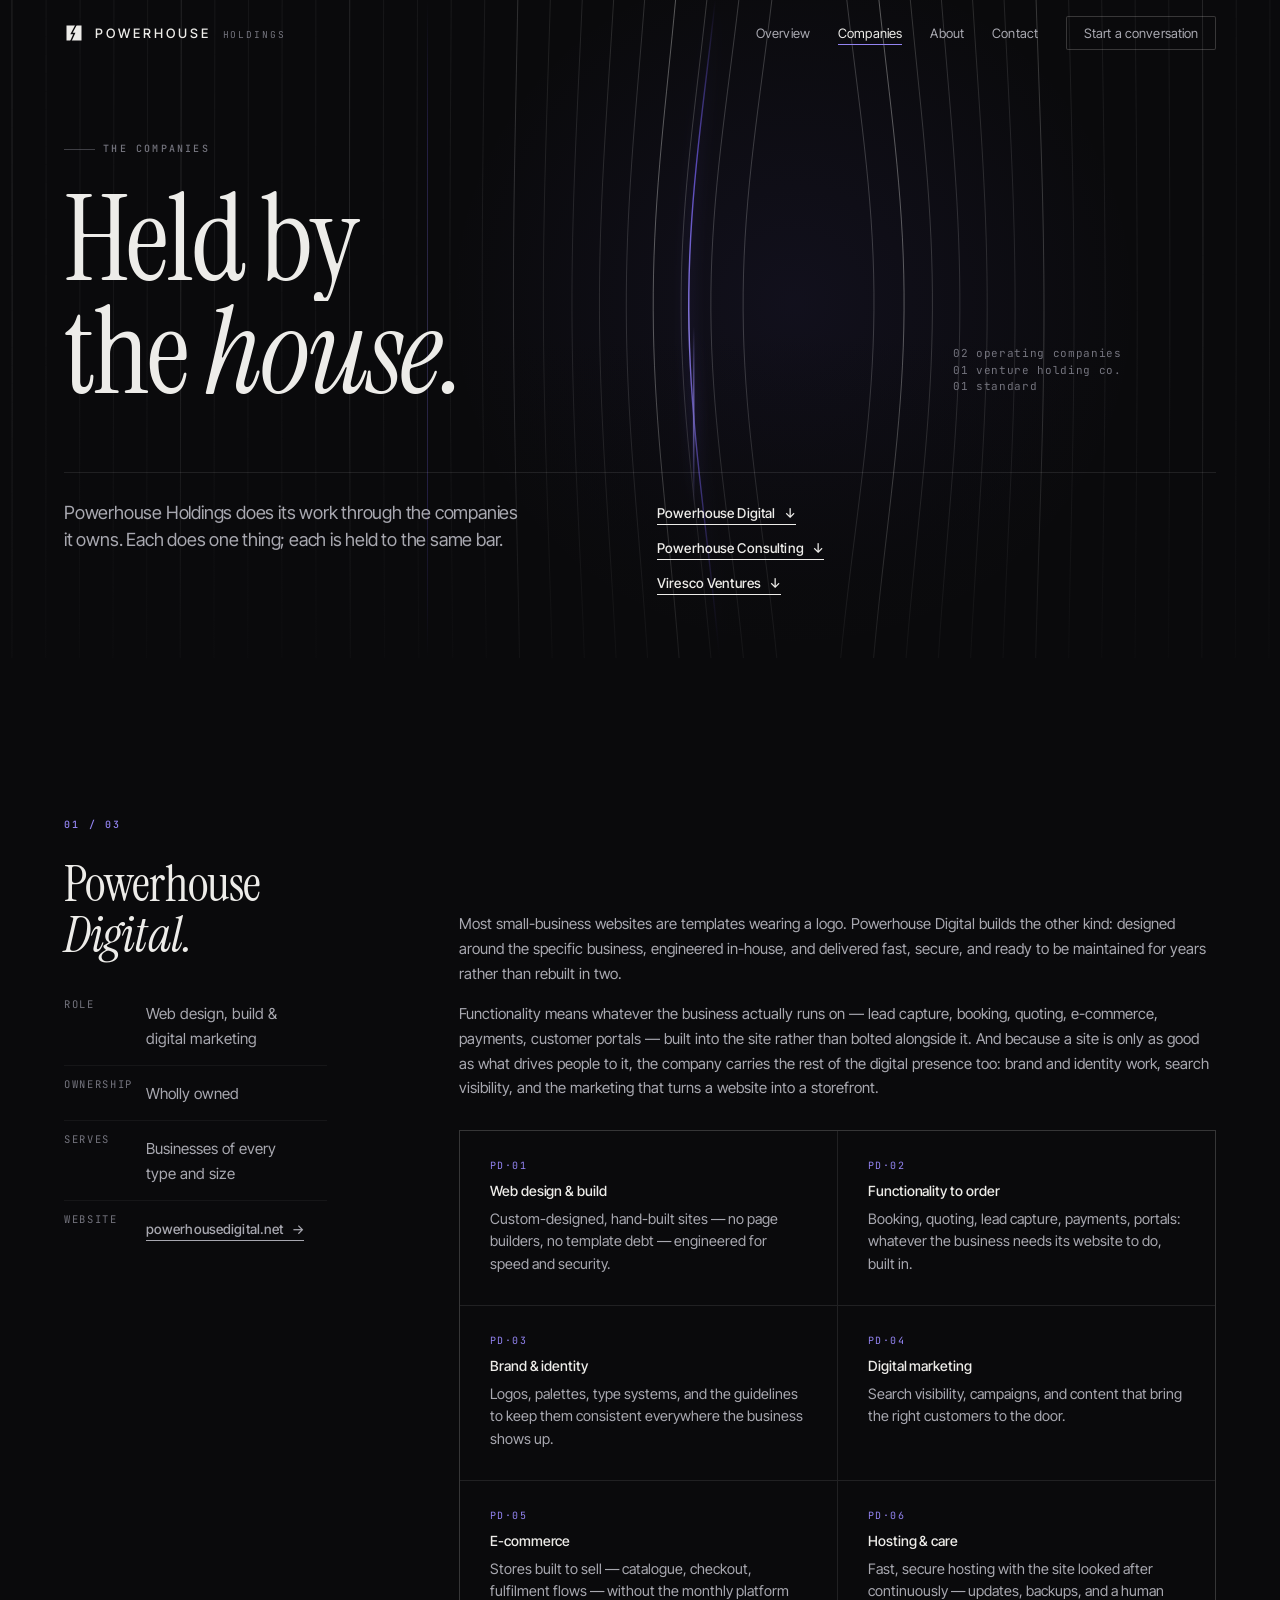
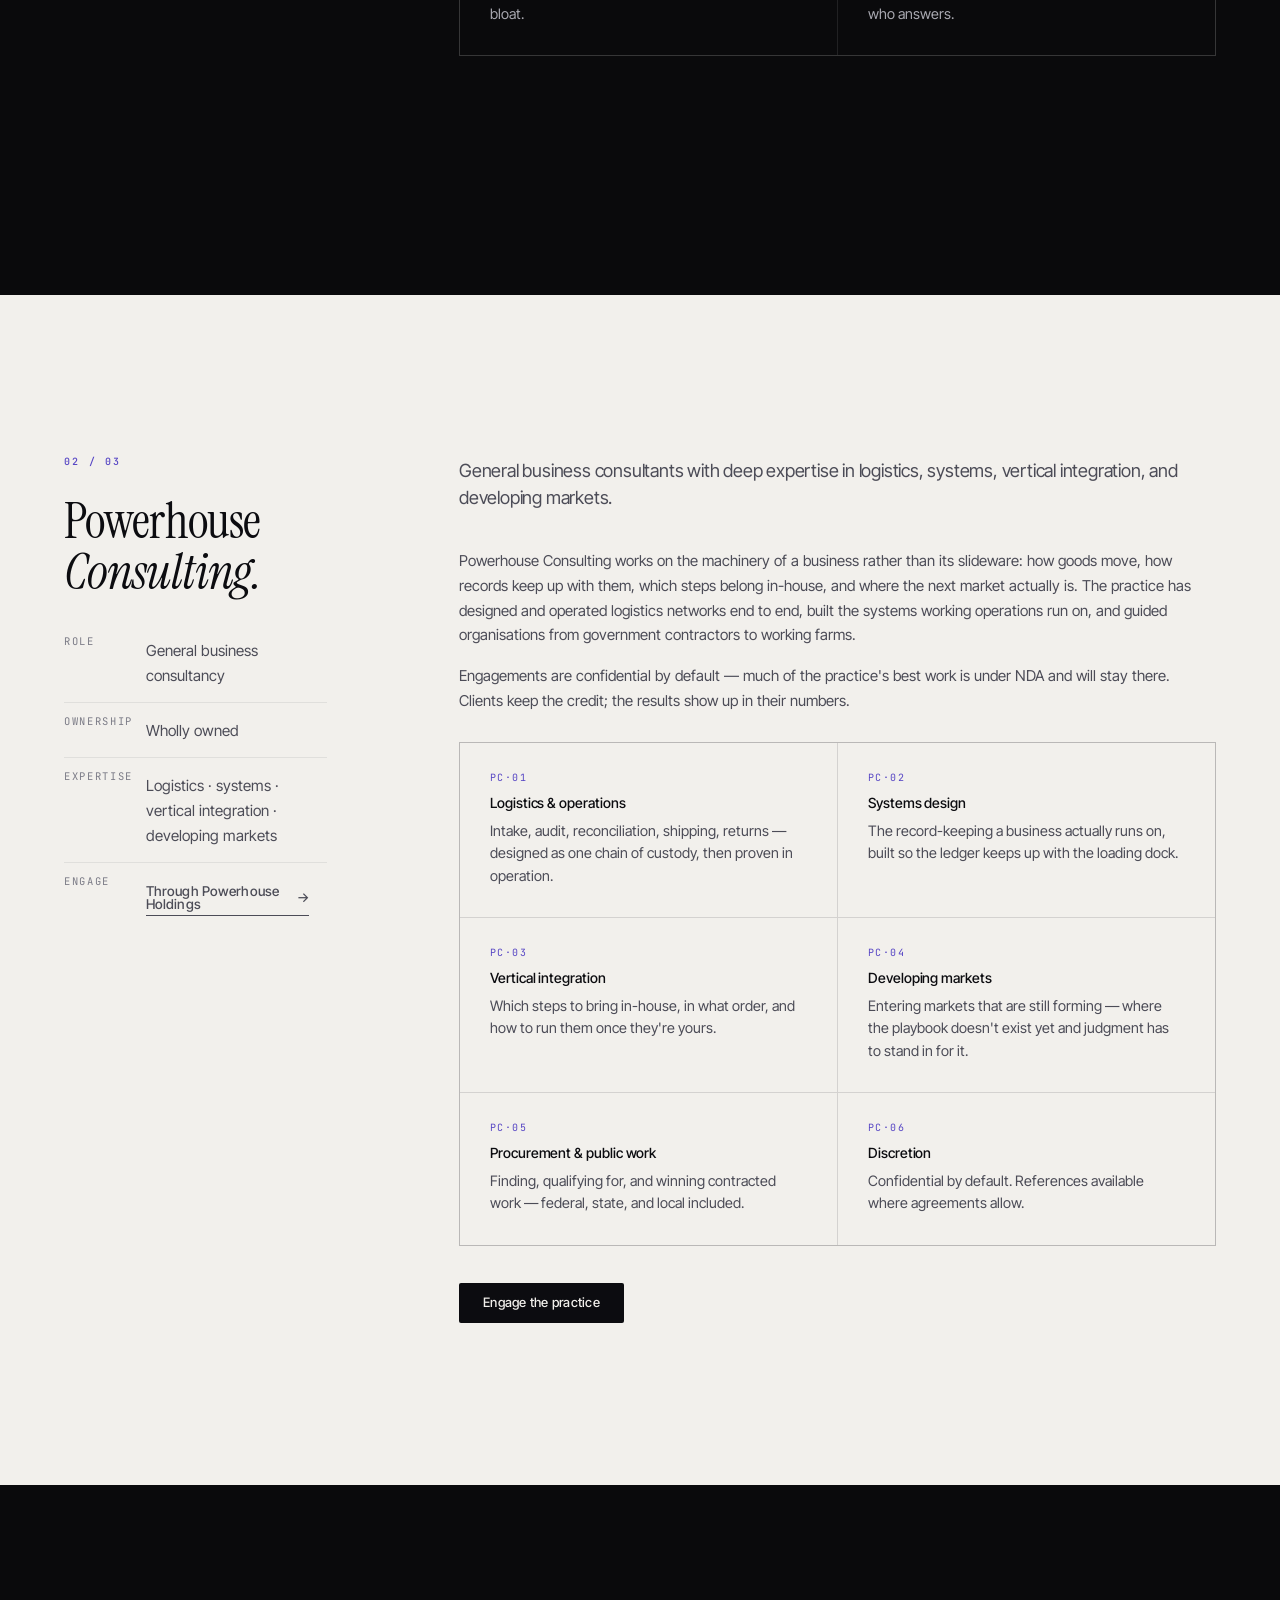
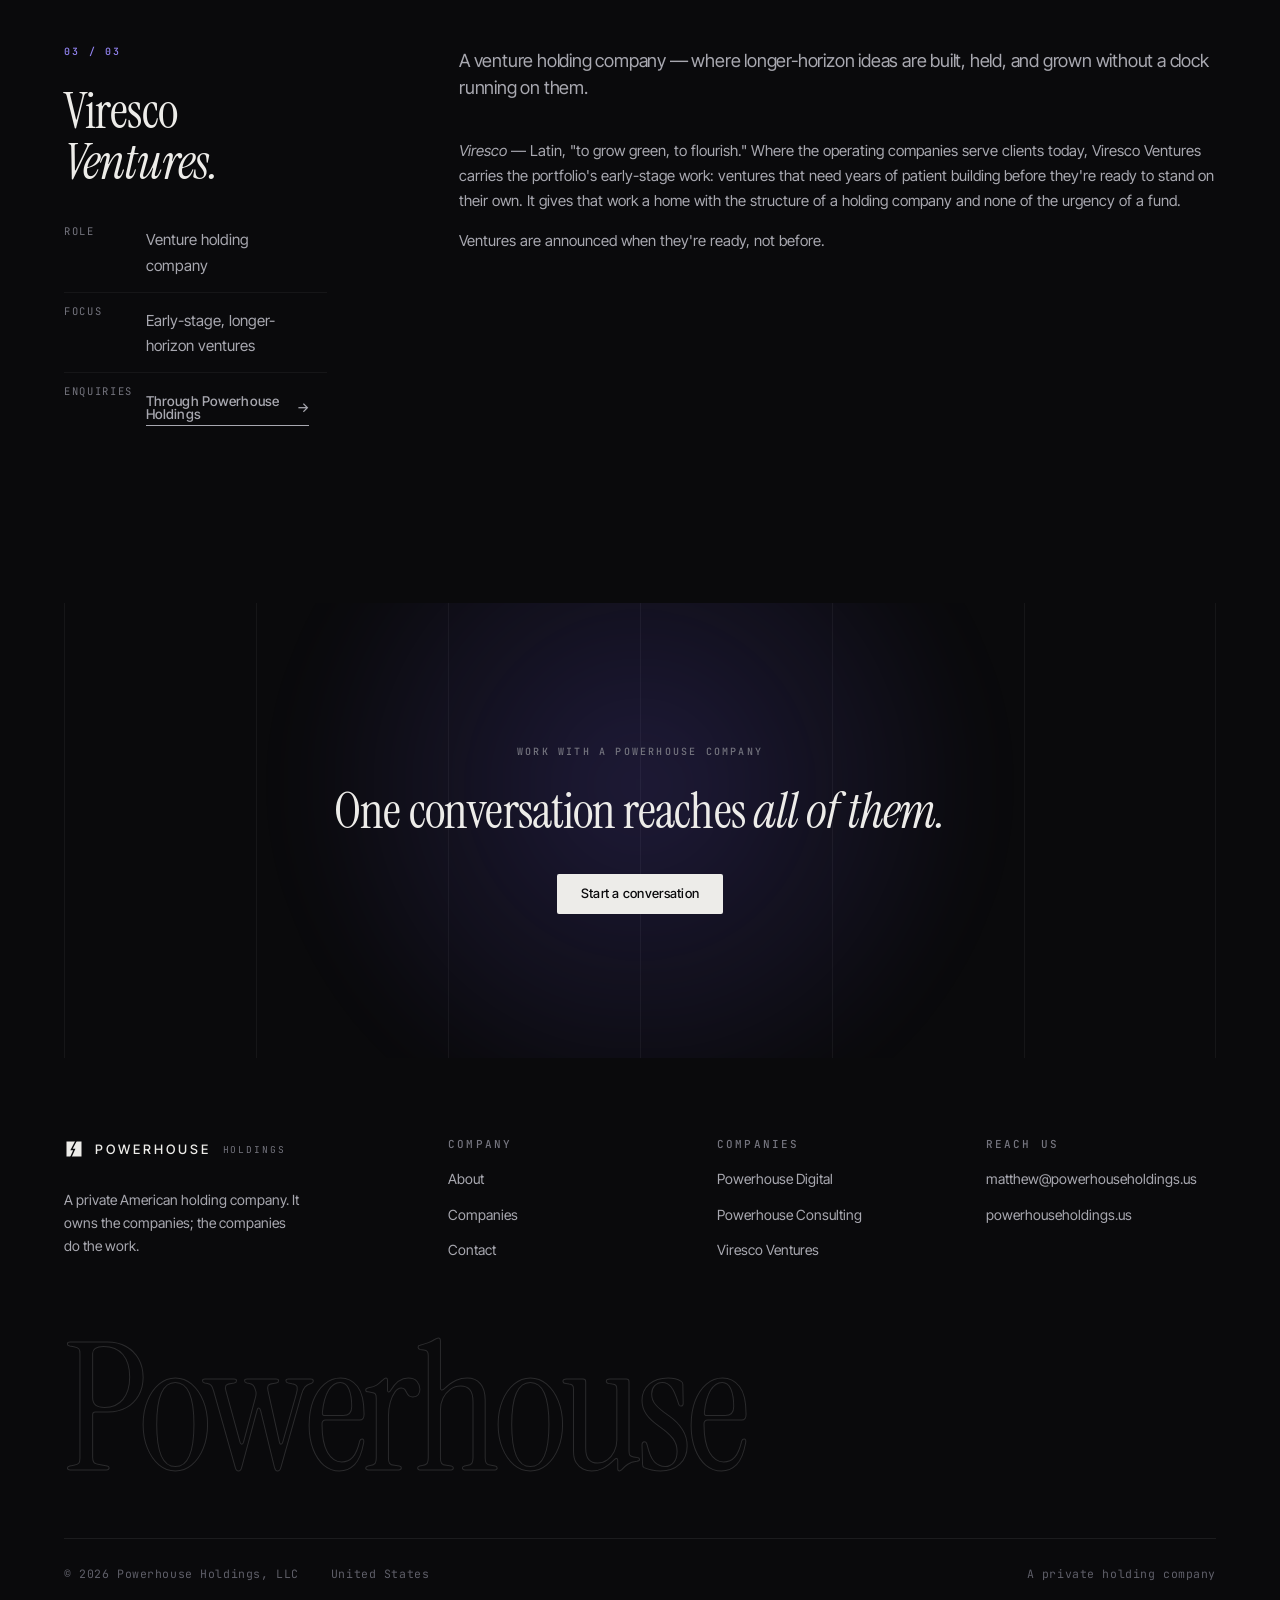
<file: companies.html>
<!doctype html>
<html lang="en">
<head>
  <meta charset="utf-8">
  <meta name="viewport" content="width=device-width, initial-scale=1">
  <title>Powerhouse Digital, Powerhouse Consulting &amp; Viresco Ventures — Powerhouse Holdings</title>
  <meta name="description" content="The companies of Powerhouse Holdings: Powerhouse Digital, a web design and digital marketing company; Powerhouse Consulting, a general business consultancy in logistics, systems, vertical integration, and developing markets; and Viresco Ventures, a venture holding company.">
  <link rel="icon" type="image/svg+xml" href="assets/brand/favicon.svg">
  <meta name="theme-color" content="#0A0A0C">
  <link rel="apple-touch-icon" href="assets/brand/apple-touch-icon.png">
  <link rel="canonical" href="https://powerhouseholdings.us/companies.html">
  <meta property="og:title" content="Powerhouse Digital, Powerhouse Consulting &amp; Viresco Ventures">
  <meta property="og:description" content="Powerhouse Digital. Powerhouse Consulting. Viresco Ventures. What each one is, and what it does.">
  <meta property="og:type" content="website">
  <meta property="og:url" content="https://powerhouseholdings.us/companies.html">
  <meta property="og:image" content="https://powerhouseholdings.us/assets/brand/og-image.png">
  <meta property="og:site_name" content="Powerhouse Holdings">
  <meta name="twitter:card" content="summary_large_image">
  <meta name="twitter:site" content="@PowerhouseUS">
  <link rel="preconnect" href="https://fonts.googleapis.com">
  <link rel="preconnect" href="https://fonts.gstatic.com" crossorigin>
  <link rel="stylesheet" href="https://fonts.googleapis.com/css2?family=Instrument+Serif:ital@0;1&amp;family=Inter+Tight:wght@300;400;500;600&amp;family=JetBrains+Mono:wght@400;500&amp;display=swap">
  <link rel="stylesheet" href="assets/css/site.css">
  <link rel="stylesheet" href="assets/css/pages.css">
  <script type="application/ld+json">
  {
    "@context": "https://schema.org",
    "@type": "ItemList",
    "name": "The companies of Powerhouse Holdings",
    "itemListElement": [
      { "@type": "ListItem", "position": 1, "item": { "@type": "Organization", "name": "Powerhouse Digital", "url": "https://powerhousedigital.net/", "parentOrganization": { "@id": "https://powerhouseholdings.us/#org" } } },
      { "@type": "ListItem", "position": 2, "item": { "@type": "Organization", "name": "Powerhouse Consulting", "url": "https://powerhouseholdings.us/companies.html#consulting", "parentOrganization": { "@id": "https://powerhouseholdings.us/#org" } } },
      { "@type": "ListItem", "position": 3, "item": { "@type": "Organization", "name": "Viresco Ventures", "url": "https://powerhouseholdings.us/companies.html#viresco" } }
    ]
  }
  </script>
</head>
<body>
<a class="skip" href="#main">Skip to content</a>

<div class="curtain" aria-hidden="true">
  <svg class="mark" viewBox="0 0 24 24" fill="none" xmlns="http://www.w3.org/2000/svg">
    <mask id="cs1"><rect width="24" height="24" fill="#fff"/><path d="M15.4 .5 L9 12.6 h3.4 L7.4 23.5" stroke="#000" stroke-width="1.7" fill="none"/></mask>
    <rect x="3" y="3" width="18" height="18" fill="#EDECE9" mask="url(#cs1)"/>
  </svg>
</div>
<div class="progress" aria-hidden="true"></div>

<header class="masthead" data-pinned="false" data-hidden="false">
  <div class="shell bar">
    <a class="wordmark" href="index.html" aria-label="Powerhouse Holdings — home">
      <svg class="mark" viewBox="0 0 24 24" fill="none" xmlns="http://www.w3.org/2000/svg">
        <mask id="ms1"><rect width="24" height="24" fill="#fff"/><path d="M15.4 .5 L9 12.6 h3.4 L7.4 23.5" stroke="#000" stroke-width="1.7" fill="none"/></mask>
        <rect x="3" y="3" width="18" height="18" fill="currentColor" mask="url(#ms1)"/>
      </svg>
      <span class="name">Powerhouse</span>
      <span class="sub">Holdings</span>
    </a>
    <nav class="nav" aria-label="Primary">
      <a href="index.html">Overview</a>
      <a href="companies.html" aria-current="page">Companies</a>
      <a href="about.html">About</a>
      <a href="contact.html">Contact</a>
      <a class="btn btn--ghost" href="contact.html">Start a conversation</a>
    </nav>
    <button class="nav-toggle" aria-expanded="false" aria-controls="drawer">
      <span>Menu</span><span class="glyph"><i></i><i></i></span>
    </button>
  </div>
</header>

<nav class="drawer" id="drawer" aria-label="Mobile">
  <a href="index.html">Overview</a>
  <a href="companies.html">Companies</a>
  <a href="about.html">About</a>
  <a href="contact.html">Contact</a>
  <p class="meta mono">Powerhouse Holdings, LLC — A private holding company</p>
</nav>

<main id="main">

  <!-- ============================ HERO ============================ -->
  <section class="hero" style="min-height:72svh">
    <div class="field" aria-hidden="true">
      <div class="cols"><span></span><span></span><span></span><span></span><span></span><span></span></div>
      <div class="seam"></div>
      <div class="halo" style="top:-30%;right:-8%"></div>
    </div>
    <div class="shell">
      <div class="hero-head">
        <div class="title">
          <p class="eyebrow" data-reveal>The companies</p>
          <h1 class="display d1 mt-2" data-split>Held by the <em>house.</em></h1>
        </div>
        <div class="aside mono dim" data-reveal style="--rv-d:500ms">
          02 operating companies<br>
          01 venture holding co.<br>
          01 standard
        </div>
      </div>
      <div class="hero-foot">
        <p class="lede" data-reveal style="--rv-d:650ms">Powerhouse Holdings does its work through the companies it
        owns. Each does one thing; each is held to the same bar.</p>
        <div class="cta" data-reveal style="--rv-d:800ms">
          <a class="link" href="#digital">Powerhouse Digital <span class="arw">↓</span></a>
          <a class="link" href="#consulting">Powerhouse Consulting <span class="arw">↓</span></a>
          <a class="link" href="#viresco">Viresco Ventures <span class="arw">↓</span></a>
        </div>
      </div>
    </div>
  </section>

  <!-- ============================ 01 POWERHOUSE DIGITAL ============================ -->
  <section class="section" id="digital">
    <div class="shell">
      <article class="folio-item" style="border-top:0">
        <div class="id">
          <p class="eyebrow eyebrow--plain"><span class="idx">01 / 03</span></p>
          <h2 class="display d3 mt-2">Powerhouse <em>Digital.</em></h2>
          <table class="spec">
            <tr><th>Role</th><td>Web design, build &amp; digital marketing</td></tr>
            <tr><th>Ownership</th><td>Wholly owned</td></tr>
            <tr><th>Serves</th><td>Businesses of every type and size</td></tr>
            <tr><th>Website</th><td><a class="link" href="https://powerhousedigital.net/" rel="noopener">powerhousedigital.net <span class="arw">→</span></a></td></tr>
          </table>
        </div>
        <div class="body-col">
          <p class="lede" data-reveal>Custom, secure websites with whatever functionality a business needs — plus
          the marketing and brand design to match.</p>
          <div class="body mt-3" data-reveal>
            <p>Most small-business websites are templates wearing a logo. Powerhouse Digital builds the other
            kind: designed around the specific business, engineered in-house, and delivered fast, secure, and ready
            to be maintained for years rather than rebuilt in two.</p>
            <p>Functionality means whatever the business actually runs on — lead capture, booking, quoting,
            e-commerce, payments, customer portals — built into the site rather than bolted alongside it. And
            because a site is only as good as what drives people to it, the company carries the rest of the digital
            presence too: brand and identity work, search visibility, and the marketing that turns a website into a
            storefront.</p>
          </div>
          <ul class="caps-list" data-stagger="60">
            <li data-reveal><span class="n">PD·01</span><h5>Web design &amp; build</h5><p>Custom-designed, hand-built sites — no page builders, no template debt — engineered for speed and security.</p></li>
            <li data-reveal><span class="n">PD·02</span><h5>Functionality to order</h5><p>Booking, quoting, lead capture, payments, portals: whatever the business needs its website to do, built in.</p></li>
            <li data-reveal><span class="n">PD·03</span><h5>Brand &amp; identity</h5><p>Logos, palettes, type systems, and the guidelines to keep them consistent everywhere the business shows up.</p></li>
            <li data-reveal><span class="n">PD·04</span><h5>Digital marketing</h5><p>Search visibility, campaigns, and content that bring the right customers to the door.</p></li>
            <li data-reveal><span class="n">PD·05</span><h5>E-commerce</h5><p>Stores built to sell — catalogue, checkout, fulfilment flows — without the monthly platform bloat.</p></li>
            <li data-reveal><span class="n">PD·06</span><h5>Hosting &amp; care</h5><p>Fast, secure hosting with the site looked after continuously — updates, backups, and a human who answers.</p></li>
          </ul>
          <div class="row mt-3" data-reveal>
            <a class="btn" href="https://powerhousedigital.net/" rel="noopener">Visit Powerhouse Digital</a>
          </div>
        </div>
      </article>
    </div>
  </section>

  <!-- ============================ 02 POWERHOUSE CONSULTING ============================ -->
  <section class="section invert" id="consulting">
    <div class="shell">
      <article class="folio-item" style="border-top:0">
        <div class="id">
          <p class="eyebrow eyebrow--plain"><span class="idx">02 / 03</span></p>
          <h2 class="display d3 mt-2">Powerhouse <em>Consulting.</em></h2>
          <table class="spec">
            <tr><th>Role</th><td>General business consultancy</td></tr>
            <tr><th>Ownership</th><td>Wholly owned</td></tr>
            <tr><th>Expertise</th><td>Logistics · systems · vertical integration · developing markets</td></tr>
            <tr><th>Engage</th><td><a class="link" href="contact.html">Through Powerhouse Holdings <span class="arw">→</span></a></td></tr>
          </table>
        </div>
        <div class="body-col">
          <p class="lede" data-reveal>General business consultants with deep expertise in logistics, systems,
          vertical integration, and developing markets.</p>
          <div class="body mt-3" data-reveal>
            <p>Powerhouse Consulting works on the machinery of a business rather than its slideware: how goods
            move, how records keep up with them, which steps belong in-house, and where the next market actually
            is. The practice has designed and operated logistics networks end to end, built the systems working
            operations run on, and guided organisations from government contractors to working farms.</p>
            <p>Engagements are confidential by default — much of the practice's best work is under NDA and will
            stay there. Clients keep the credit; the results show up in their numbers.</p>
          </div>
          <ul class="caps-list" data-stagger="60">
            <li data-reveal><span class="n">PC·01</span><h5>Logistics &amp; operations</h5><p>Intake, audit, reconciliation, shipping, returns — designed as one chain of custody, then proven in operation.</p></li>
            <li data-reveal><span class="n">PC·02</span><h5>Systems design</h5><p>The record-keeping a business actually runs on, built so the ledger keeps up with the loading dock.</p></li>
            <li data-reveal><span class="n">PC·03</span><h5>Vertical integration</h5><p>Which steps to bring in-house, in what order, and how to run them once they're yours.</p></li>
            <li data-reveal><span class="n">PC·04</span><h5>Developing markets</h5><p>Entering markets that are still forming — where the playbook doesn't exist yet and judgment has to stand in for it.</p></li>
            <li data-reveal><span class="n">PC·05</span><h5>Procurement &amp; public work</h5><p>Finding, qualifying for, and winning contracted work — federal, state, and local included.</p></li>
            <li data-reveal><span class="n">PC·06</span><h5>Discretion</h5><p>Confidential by default. References available where agreements allow.</p></li>
          </ul>
          <div class="row mt-3" data-reveal>
            <a class="btn" href="contact.html">Engage the practice</a>
          </div>
        </div>
      </article>
    </div>
  </section>

  <!-- ============================ 03 VIRESCO VENTURES ============================ -->
  <section class="section" id="viresco">
    <div class="shell">
      <article class="folio-item" style="border-top:0">
        <div class="id">
          <p class="eyebrow eyebrow--plain"><span class="idx">03 / 03</span></p>
          <h2 class="display d3 mt-2">Viresco <em>Ventures.</em></h2>
          <table class="spec">
            <tr><th>Role</th><td>Venture holding company</td></tr>
            <tr><th>Focus</th><td>Early-stage, longer-horizon ventures</td></tr>
            <tr><th>Enquiries</th><td><a class="link" href="contact.html">Through Powerhouse Holdings <span class="arw">→</span></a></td></tr>
          </table>
        </div>
        <div class="body-col">
          <p class="lede" data-reveal>A venture holding company — where longer-horizon ideas are built, held, and
          grown without a clock running on them.</p>
          <div class="body mt-3" data-reveal>
            <p><em>Viresco</em> — Latin, "to grow green, to flourish." Where the operating companies serve clients
            today, Viresco Ventures carries the portfolio's early-stage work: ventures that need years of patient
            building before they're ready to stand on their own. It gives that work a home with the structure of a
            holding company and none of the urgency of a fund.</p>
            <p>Ventures are announced when they're ready, not before.</p>
          </div>
        </div>
      </article>
    </div>
  </section>

  <!-- ============================ CLOSER ============================ -->
  <section class="section closer section--tight">
    <div class="field" aria-hidden="true">
      <div class="cols"><span></span><span></span><span></span><span></span><span></span><span></span></div>
      <div class="halo"></div>
    </div>
    <div class="shell center" style="position:relative;z-index:2">
      <p class="eyebrow eyebrow--plain" style="justify-content:center" data-reveal>Work with a Powerhouse company</p>
      <h2 class="display d3 mt-2" data-split>One conversation reaches <em>all of them.</em></h2>
      <div class="row mt-3" style="justify-content:center" data-reveal>
        <a class="btn" href="contact.html">Start a conversation</a>
      </div>
    </div>
  </section>
</main>

<!-- ============================ FOOTER ============================ -->
<footer class="footer">
  <div class="shell">
    <div class="top">
      <div>
        <a class="wordmark" href="index.html">
          <svg class="mark" viewBox="0 0 24 24" fill="none" xmlns="http://www.w3.org/2000/svg">
            <mask id="fs1"><rect width="24" height="24" fill="#fff"/><path d="M15.4 .5 L9 12.6 h3.4 L7.4 23.5" stroke="#000" stroke-width="1.7" fill="none"/></mask>
            <rect x="3" y="3" width="18" height="18" fill="currentColor" mask="url(#fs1)"/>
          </svg>
          <span class="name">Powerhouse</span>
          <span class="sub">Holdings</span>
        </a>
        <p class="body mt-2" style="max-width:30ch">A private American holding company. It owns the companies;
        the companies do the work.</p>
      </div>
      <div>
        <h4>Company</h4>
        <ul>
          <li><a href="about.html">About</a></li>
          <li><a href="companies.html">Companies</a></li>
          <li><a href="contact.html">Contact</a></li>
        </ul>
      </div>
      <div>
        <h4>Companies</h4>
        <ul>
          <li><a href="https://powerhousedigital.net/" rel="noopener">Powerhouse Digital</a></li>
          <li><a href="companies.html#consulting">Powerhouse Consulting</a></li>
          <li><a href="companies.html#viresco">Viresco Ventures</a></li>
        </ul>
      </div>
      <div>
        <h4>Reach us</h4>
        <ul>
          <li><a href="mailto:matthew@powerhouseholdings.us">matthew@powerhouseholdings.us</a></li>
          <li><a href="https://powerhouseholdings.us">powerhouseholdings.us</a></li>
        </ul>
      </div>
    </div>
    <p class="footer-wordmark" aria-hidden="true">Powerhouse</p>
    <div class="base">
      <span>© 2026 Powerhouse Holdings, LLC</span>
      <span>United States</span>
      <span class="spacer">A private holding company</span>
    </div>
  </div>
</footer>

<script src="assets/js/motion.js" defer></script>
<script src="assets/js/field.js" defer></script>
</body>
</html>
</file>
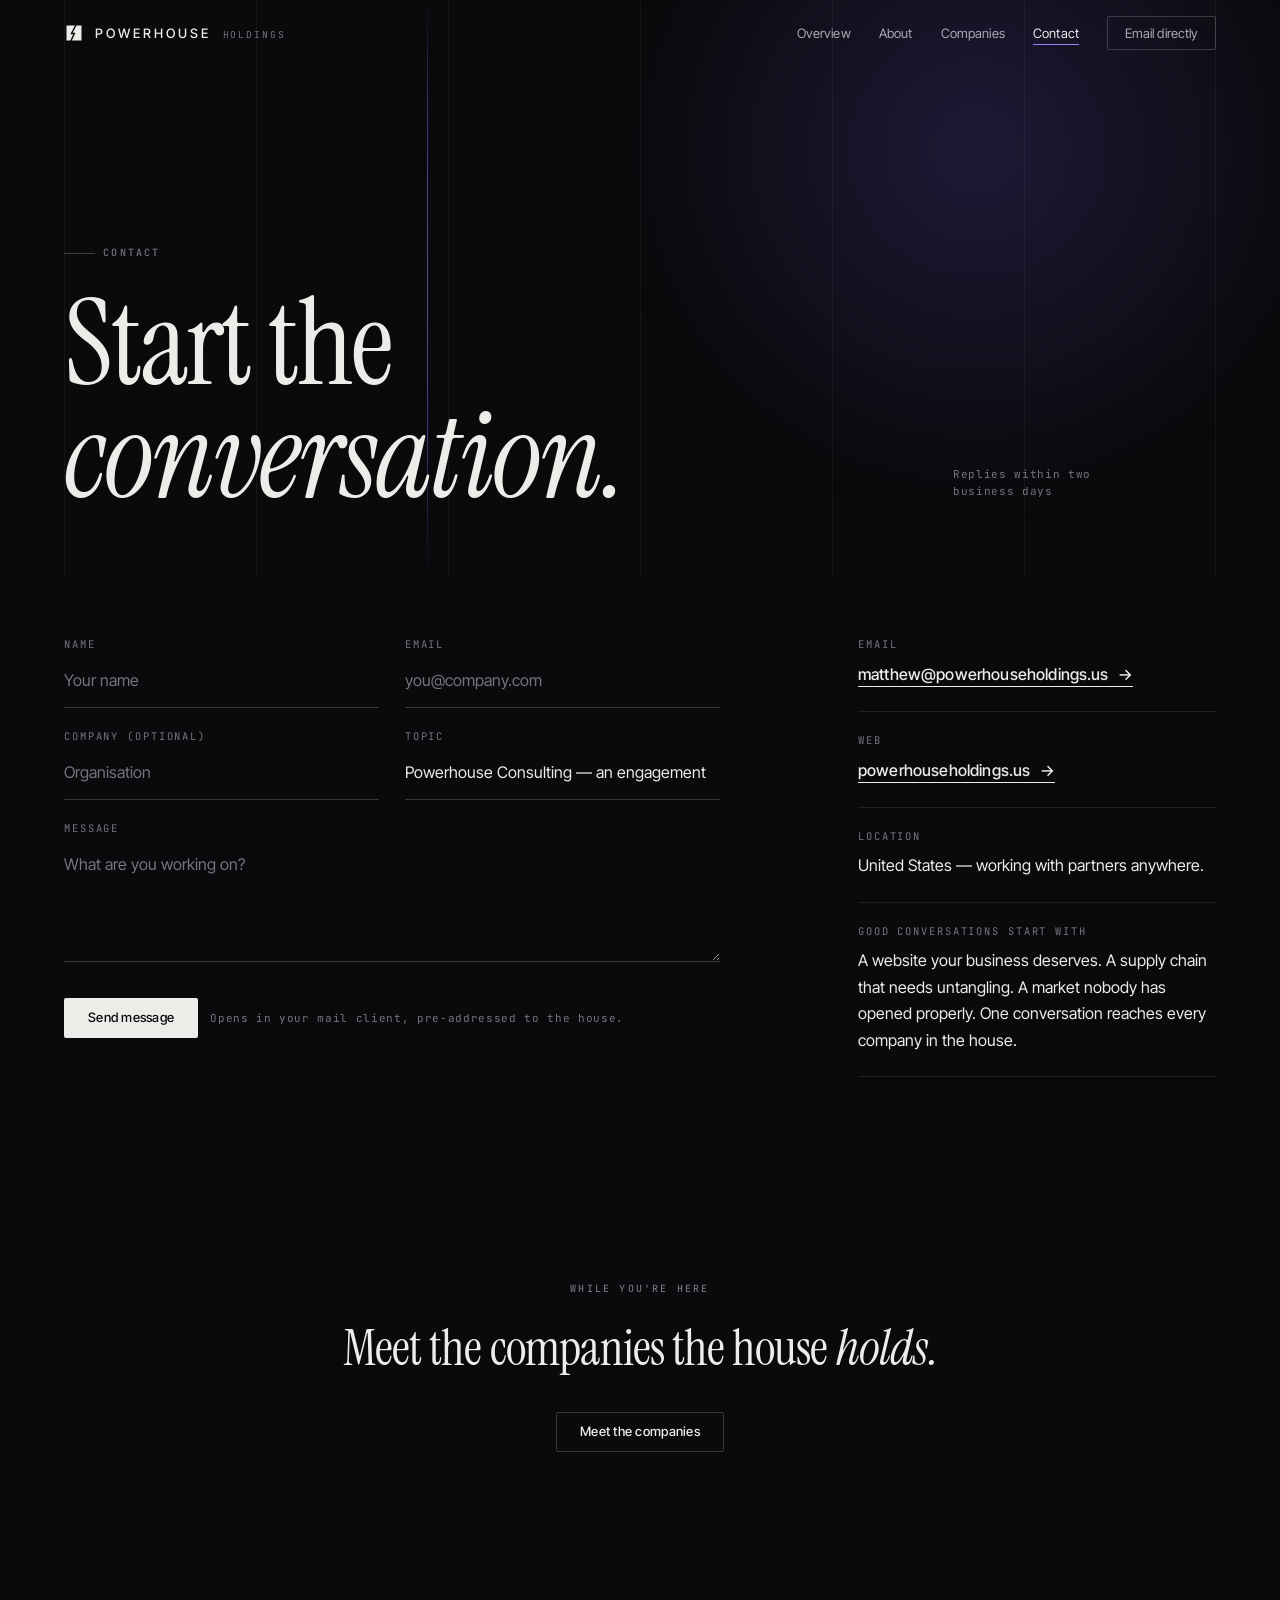
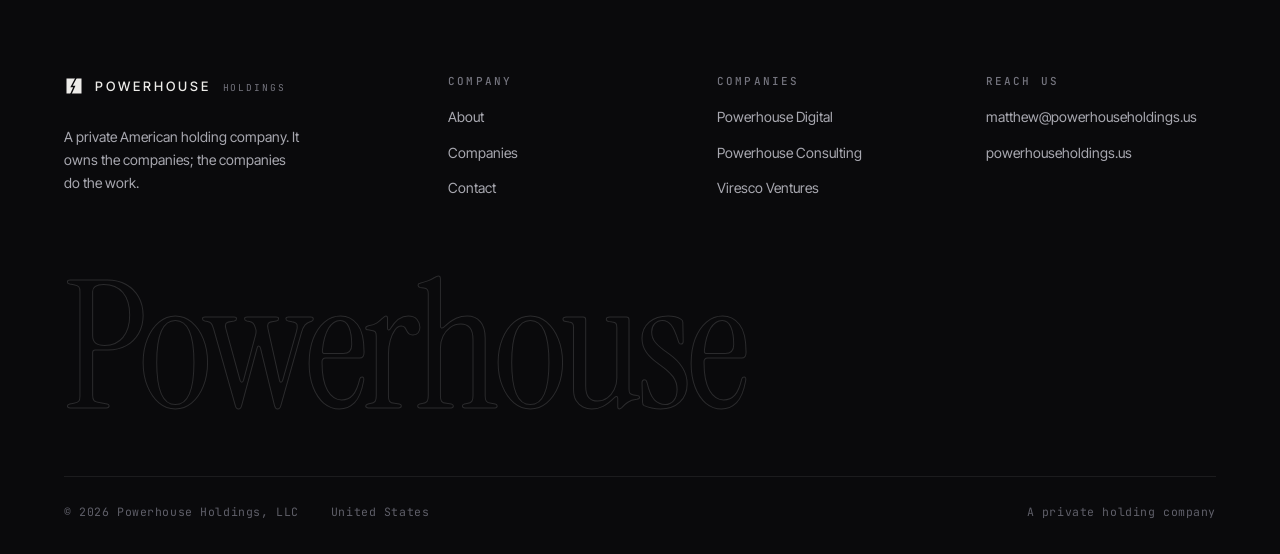
<file: contact.html>
<!doctype html>
<html lang="en">
<head>
  <meta charset="utf-8">
  <meta name="viewport" content="width=device-width, initial-scale=1">
  <title>Contact — Powerhouse Holdings</title>
  <meta name="description" content="Start a conversation with Powerhouse Holdings — Powerhouse Digital, Powerhouse Consulting, partnerships, press, or anything else.">
  <link rel="icon" type="image/svg+xml" href="assets/brand/favicon.svg">
  <meta name="theme-color" content="#0A0A0C">
  <link rel="apple-touch-icon" href="assets/brand/apple-touch-icon.png">
  <link rel="canonical" href="https://powerhouseholdings.us/contact.html">
  <meta property="og:title" content="Contact — Powerhouse Holdings">
  <meta property="og:description" content="Start a conversation with the house.">
  <meta property="og:type" content="website">
  <meta property="og:url" content="https://powerhouseholdings.us/contact.html">
  <meta property="og:image" content="https://powerhouseholdings.us/assets/brand/og-image.png">
  <meta property="og:site_name" content="Powerhouse Holdings">
  <meta name="twitter:card" content="summary_large_image">
  <meta name="twitter:site" content="@PowerhouseUS">
  <link rel="preconnect" href="https://fonts.googleapis.com">
  <link rel="preconnect" href="https://fonts.gstatic.com" crossorigin>
  <link rel="stylesheet" href="https://fonts.googleapis.com/css2?family=Instrument+Serif:ital@0;1&amp;family=Inter+Tight:wght@300;400;500;600&amp;family=JetBrains+Mono:wght@400;500&amp;display=swap">
  <link rel="stylesheet" href="assets/css/site.css">
  <link rel="stylesheet" href="assets/css/pages.css">
  <script type="application/ld+json">
  {
    "@context": "https://schema.org",
    "@type": "ContactPage",
    "name": "Contact Powerhouse Holdings",
    "url": "https://powerhouseholdings.us/contact.html",
    "mainEntity": {
      "@type": "Organization",
      "@id": "https://powerhouseholdings.us/#org",
      "contactPoint": { "@type": "ContactPoint", "email": "matthew@powerhouseholdings.us", "contactType": "inquiries", "availableLanguage": "English" }
    }
  }
  </script>
</head>
<body>
<a class="skip" href="#main">Skip to content</a>

<div class="curtain" aria-hidden="true">
  <svg class="mark" viewBox="0 0 24 24" fill="none" xmlns="http://www.w3.org/2000/svg">
    <mask id="cs1"><rect width="24" height="24" fill="#fff"/><path d="M15.4 .5 L9 12.6 h3.4 L7.4 23.5" stroke="#000" stroke-width="1.7" fill="none"/></mask>
    <rect x="3" y="3" width="18" height="18" fill="#EDECE9" mask="url(#cs1)"/>
  </svg>
</div>
<div class="progress" aria-hidden="true"></div>

<header class="masthead" data-pinned="false" data-hidden="false">
  <div class="shell bar">
    <a class="wordmark" href="index.html" aria-label="Powerhouse Holdings — home">
      <svg class="mark" viewBox="0 0 24 24" fill="none" xmlns="http://www.w3.org/2000/svg">
        <mask id="ms1"><rect width="24" height="24" fill="#fff"/><path d="M15.4 .5 L9 12.6 h3.4 L7.4 23.5" stroke="#000" stroke-width="1.7" fill="none"/></mask>
        <rect x="3" y="3" width="18" height="18" fill="currentColor" mask="url(#ms1)"/>
      </svg>
      <span class="name">Powerhouse</span>
      <span class="sub">Holdings</span>
    </a>
    <nav class="nav" aria-label="Primary">
      <a href="index.html">Overview</a>
      <a href="about.html">About</a>
      <a href="companies.html">Companies</a>
      <a href="contact.html" aria-current="page">Contact</a>
      <a class="btn btn--ghost" href="mailto:matthew@powerhouseholdings.us">Email directly</a>
    </nav>
    <button class="nav-toggle" aria-expanded="false" aria-controls="drawer">
      <span>Menu</span><span class="glyph"><i></i><i></i></span>
    </button>
  </div>
</header>

<nav class="drawer" id="drawer" aria-label="Mobile">
  <a href="index.html">Overview</a>
  <a href="about.html">About</a>
  <a href="companies.html">Companies</a>
  <a href="contact.html">Contact</a>
  <p class="meta mono">Powerhouse Holdings, LLC — A private holding company</p>
</nav>

<main id="main">

  <!-- ============================ HERO ============================ -->
  <section class="hero" style="min-height:64svh">
    <div class="field" aria-hidden="true">
      <div class="cols"><span></span><span></span><span></span><span></span><span></span><span></span></div>
      <div class="seam"></div>
      <div class="halo" style="top:-40%;right:-6%"></div>
    </div>
    <div class="shell">
      <div class="hero-head">
        <div class="title">
          <p class="eyebrow" data-reveal>Contact</p>
          <h1 class="display d1 mt-2" data-split>Start the <em>conversation.</em></h1>
        </div>
        <div class="aside mono dim" data-reveal style="--rv-d:500ms">
          Replies within two<br>business days
        </div>
      </div>
    </div>
  </section>

  <!-- ============================ FORM ============================ -->
  <section class="section section--tight">
    <div class="shell">
      <div class="contact-grid">
        <div class="form-col" data-reveal>
          <form id="contact-form" novalidate>
            <div class="field-row">
              <div class="f">
                <label for="cf-name">Name</label>
                <input id="cf-name" name="name" type="text" autocomplete="name" required placeholder="Your name">
                <span class="underline"></span>
              </div>
              <div class="f">
                <label for="cf-email">Email</label>
                <input id="cf-email" name="email" type="email" autocomplete="email" required placeholder="you@company.com">
                <span class="underline"></span>
              </div>
            </div>
            <div class="field-row">
              <div class="f">
                <label for="cf-org">Company <span class="dim">(optional)</span></label>
                <input id="cf-org" name="org" type="text" autocomplete="organization" placeholder="Organisation">
                <span class="underline"></span>
              </div>
              <div class="f">
                <label for="cf-topic">Topic</label>
                <select id="cf-topic" name="topic">
                  <option>Powerhouse Consulting — an engagement</option>
                  <option>Partnership</option>
                  <option>Powerhouse Digital — a website or brand</option>
                  <option>Viresco Ventures</option>
                  <option>Press</option>
                  <option>Something else</option>
                </select>
                <span class="underline"></span>
              </div>
            </div>
            <div class="f">
              <label for="cf-msg">Message</label>
              <textarea id="cf-msg" name="message" required placeholder="What are you working on?"></textarea>
              <span class="underline"></span>
            </div>
            <div class="row mt-2">
              <button class="btn" type="submit">Send message</button>
              <p class="mono dim" id="cf-note" role="status" aria-live="polite">Opens in your mail client, pre-addressed to the house.</p>
            </div>
          </form>
        </div>

        <aside class="info-col" data-reveal style="--rv-d:200ms">
          <div class="info-block">
            <h4>Email</h4>
            <a class="link" href="mailto:matthew@powerhouseholdings.us">matthew@powerhouseholdings.us <span class="arw">→</span></a>
          </div>
          <div class="info-block">
            <h4>Web</h4>
            <a class="link" href="https://powerhouseholdings.us">powerhouseholdings.us <span class="arw">→</span></a>
          </div>
          <div class="info-block">
            <h4>Location</h4>
            <p>United States — working with partners anywhere.</p>
          </div>
          <div class="info-block">
            <h4>Good conversations start with</h4>
            <p class="body">A website your business deserves. A supply chain that needs untangling. A market nobody has
            opened properly. One conversation reaches every company in the house.</p>
          </div>
        </aside>
      </div>
    </div>
  </section>

  <!-- ============================ CLOSER ============================ -->
  <section class="section closer section--tight">
    <div class="shell center" style="position:relative;z-index:2">
      <p class="eyebrow eyebrow--plain" style="justify-content:center" data-reveal>While you're here</p>
      <h2 class="display d3 mt-2" data-split>Meet the companies the house <em>holds.</em></h2>
      <div class="row mt-3" style="justify-content:center" data-reveal>
        <a class="btn btn--ghost" href="companies.html">Meet the companies</a>
      </div>
    </div>
  </section>
</main>

<footer class="footer">
  <div class="shell">
    <div class="top">
      <div>
        <a class="wordmark" href="index.html">
          <svg class="mark" viewBox="0 0 24 24" fill="none" xmlns="http://www.w3.org/2000/svg">
            <mask id="fs1"><rect width="24" height="24" fill="#fff"/><path d="M15.4 .5 L9 12.6 h3.4 L7.4 23.5" stroke="#000" stroke-width="1.7" fill="none"/></mask>
            <rect x="3" y="3" width="18" height="18" fill="currentColor" mask="url(#fs1)"/>
          </svg>
          <span class="name">Powerhouse</span>
          <span class="sub">Holdings</span>
        </a>
        <p class="body mt-2" style="max-width:30ch">A private American holding company. It owns the companies;
        the companies do the work.</p>
      </div>
      <div>
        <h4>Company</h4>
        <ul>
          <li><a href="about.html">About</a></li>
          <li><a href="companies.html">Companies</a></li>
          <li><a href="contact.html">Contact</a></li>
        </ul>
      </div>
      <div>
        <h4>Companies</h4>
        <ul>
          <li><a href="https://powerhousedigital.net/" rel="noopener">Powerhouse Digital</a></li>
          <li><a href="companies.html#consulting">Powerhouse Consulting</a></li>
          <li><a href="companies.html#viresco">Viresco Ventures</a></li>
          
        </ul>
      </div>
      <div>
        <h4>Reach us</h4>
        <ul>
          <li><a href="mailto:matthew@powerhouseholdings.us">matthew@powerhouseholdings.us</a></li>
          <li><a href="https://powerhouseholdings.us">powerhouseholdings.us</a></li>
        </ul>
      </div>
    </div>
    <p class="footer-wordmark" aria-hidden="true">Powerhouse</p>
    <div class="base">
      <span>© 2026 Powerhouse Holdings, LLC</span>
      <span>United States</span>
      <span class="spacer">A private holding company</span>
    </div>
  </div>
</footer>

<script src="assets/js/motion.js" defer></script>
<script>
/* The form composes a pre-addressed email in the visitor's own mail client —
   no third-party form service, nothing stored. To switch to a hosted endpoint
   later (Formspree, Postmark, etc.), replace the submit handler below. */
document.getElementById('contact-form').addEventListener('submit', (e) => {
  e.preventDefault();
  const f = e.target;
  if (!f.reportValidity()) return;
  const v = (id) => document.getElementById(id).value.trim();
  const subject = `[${v('cf-topic')}] Inquiry from ${v('cf-name')}`;
  const body = [
    `Name: ${v('cf-name')}`,
    `Email: ${v('cf-email')}`,
    v('cf-org') ? `Company: ${v('cf-org')}` : null,
    `Topic: ${v('cf-topic')}`,
    '', v('cf-msg')
  ].filter(Boolean).join('\n');
  location.href = 'mailto:matthew@powerhouseholdings.us'
    + '?subject=' + encodeURIComponent(subject)
    + '&body=' + encodeURIComponent(body);
  document.getElementById('cf-note').textContent = 'Your mail client should now be open with the message ready to send.';
});
</script>
</body>
</html>
</file>
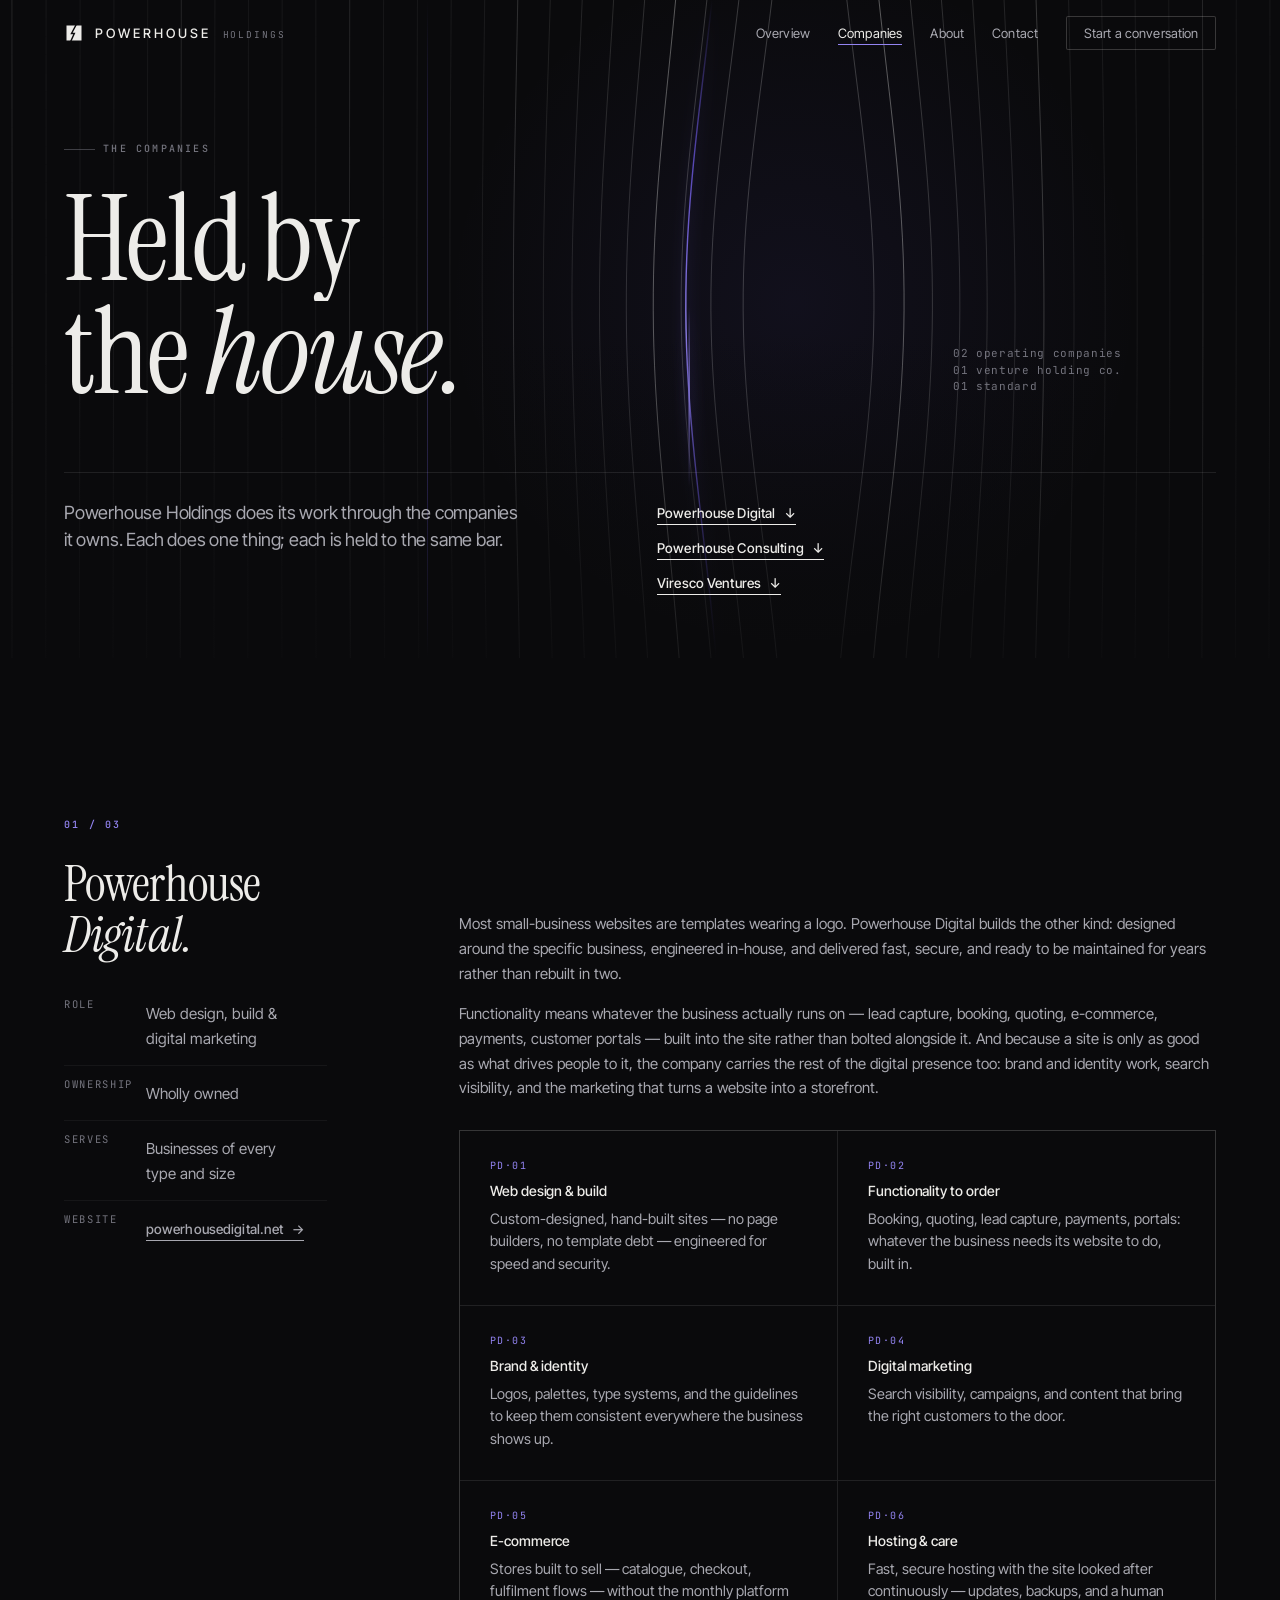
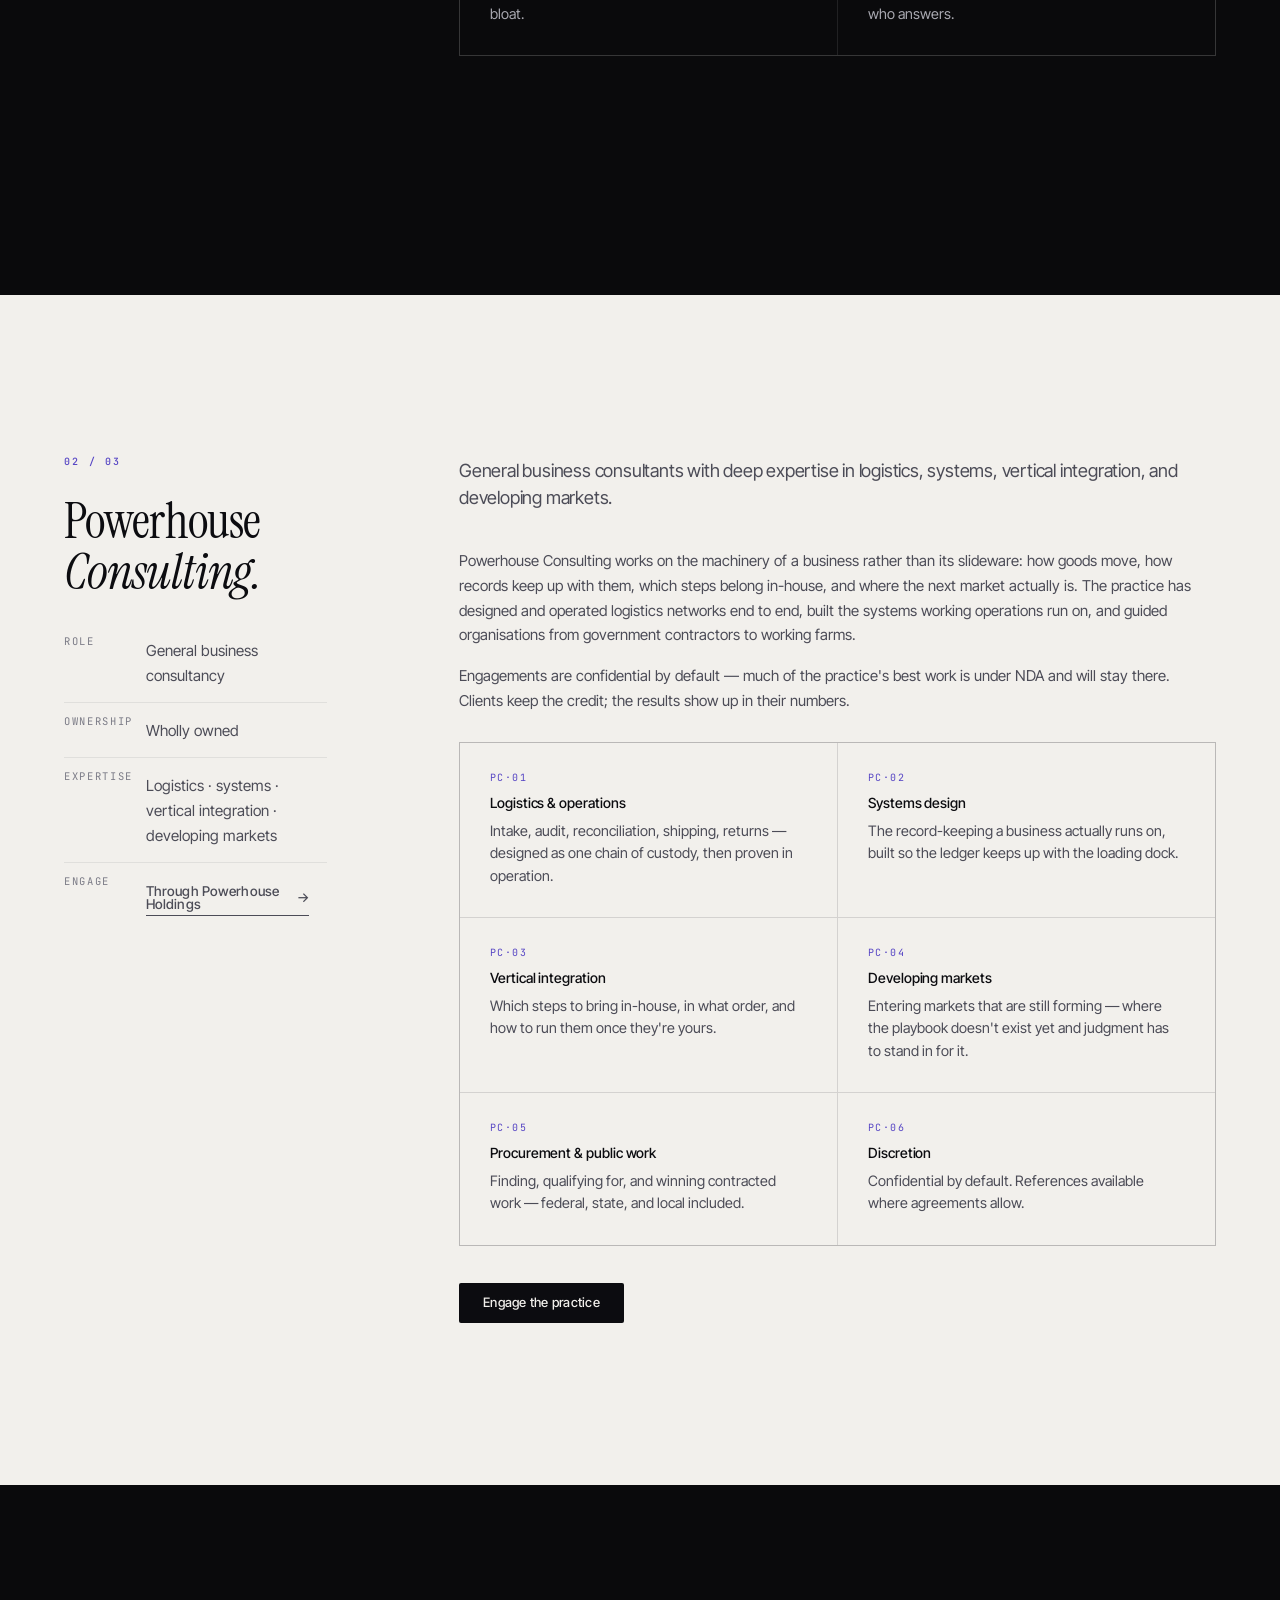
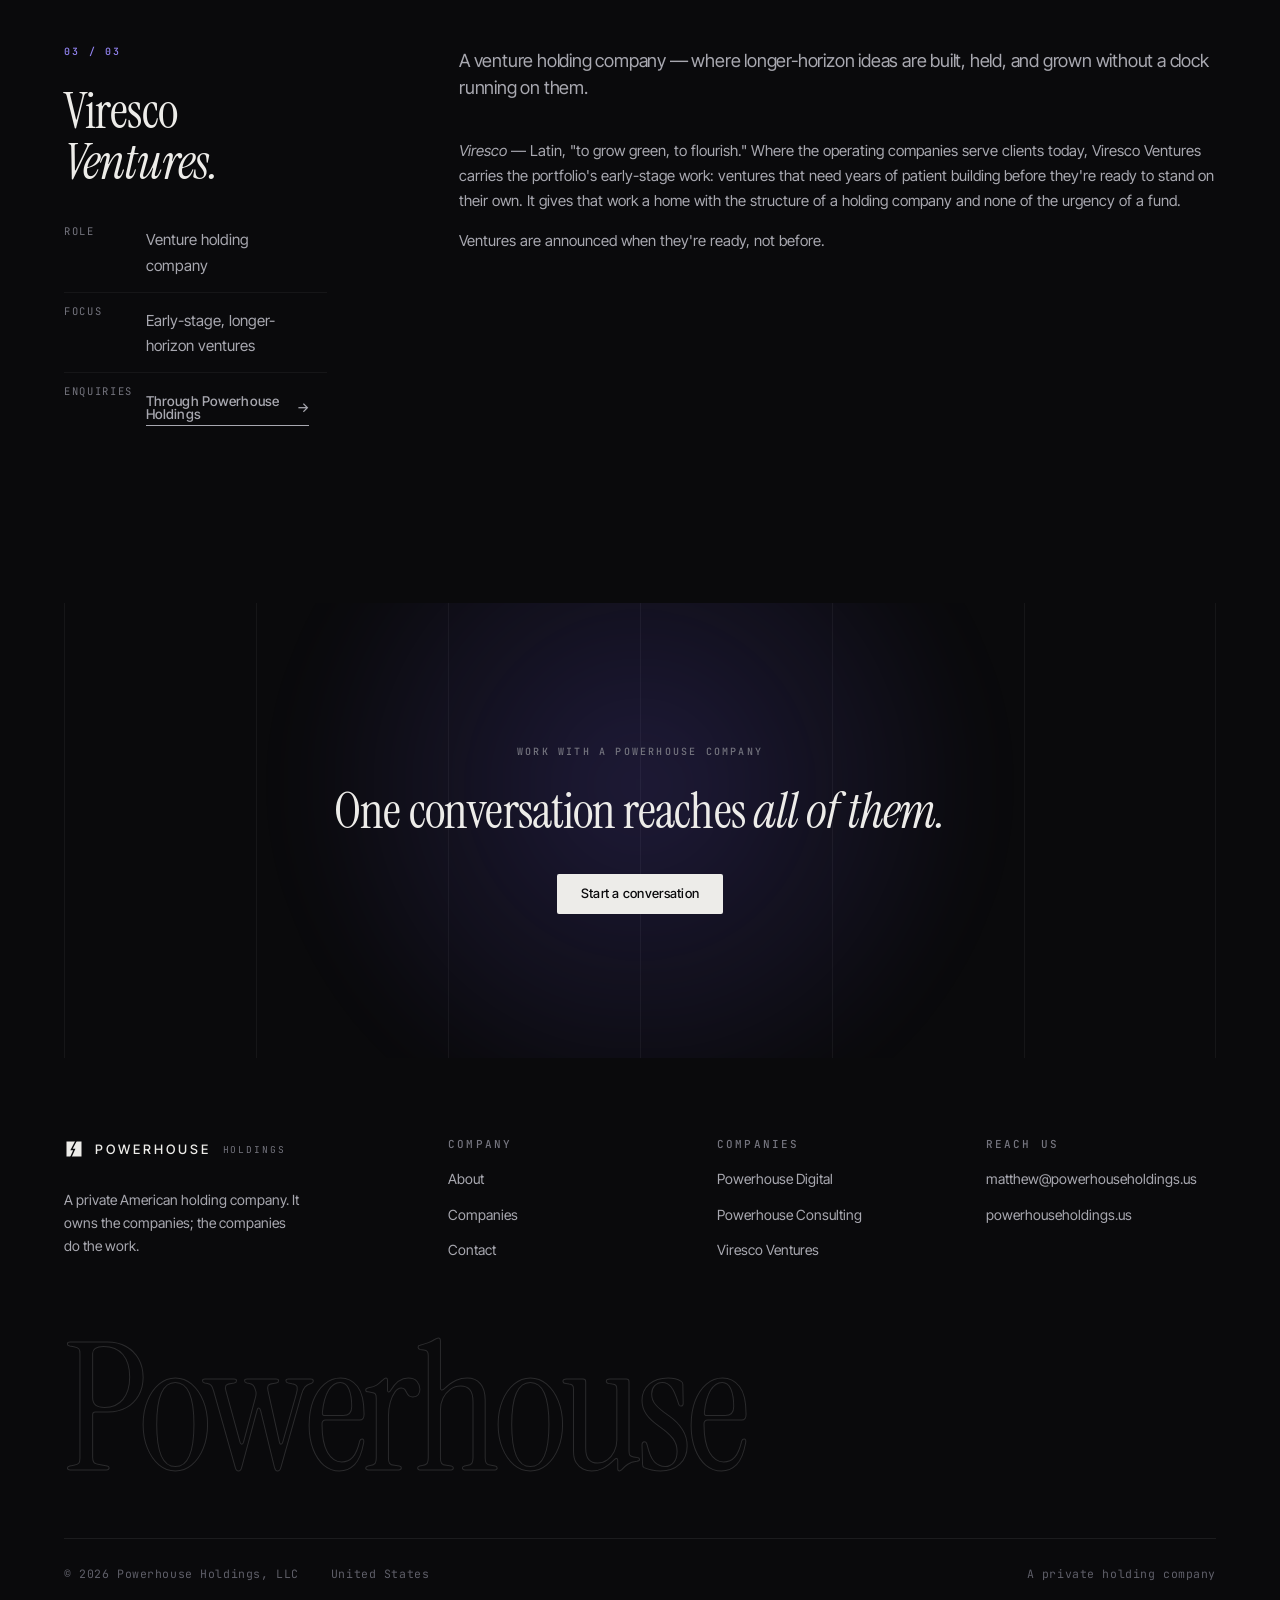
<file: projects.html>
<!doctype html>
<html lang="en">
<head>
  <meta charset="utf-8">
  <title>Powerhouse Holdings — Companies</title>
  <meta name="robots" content="noindex">
  <meta http-equiv="refresh" content="0; url=/companies.html">
  <link rel="canonical" href="https://powerhouseholdings.us/companies.html">
</head>
<body style="background:#0A0A0C;color:#EDECE9;font-family:system-ui,sans-serif;display:grid;place-items:center;min-height:100vh;margin:0">
  <p>This page has moved to <a href="/companies.html" style="color:#9384F2">powerhouseholdings.us/companies.html</a>.</p>
  <script>location.replace('/companies.html');</script>
</body>
</html>
</file>
<file: assets/css/site.css>
/* =============================================================================
   Powerhouse Holdings — design system
   Obsidian ground, bone inversion, matured violet, brass accent.
   Editorial serif display / neutral grotesk UI / mono data labels.
   Do not introduce colours or typefaces outside this file.
   ========================================================================== */


:root{
  /* ---- ground ---- */
  --obsidian:   #0A0A0C;
  --ink:        #101116;
  --ink-2:      #15161C;
  --ink-3:      #1B1D25;

  /* ---- light inversion (warm, not clinical) ---- */
  --bone:       #F2F0EC;
  --bone-2:     #E9E6E0;
  --bone-3:     #DCD8D0;

  /* ---- accents ---- */
  --violet:     #6F5BE8;   /* Ultraviolet, matured. Structural, rarely filled. */
  --violet-deep:#3B2F86;
  --violet-lift:#9384F2;
  --brass:      #C6A972;   /* Champagne brass. The single premium accent. */
  --brass-deep: #8E7642;

  /* ---- theme-bound (dark by default; .invert flips) ---- */
  --bg:         var(--obsidian);
  --surface:    var(--ink);
  --surface-2:  var(--ink-2);
  --fg:         #EDECE9;
  --fg-2:       #A8A8B0;
  --fg-3:       #74747E;
  --rule:       rgba(237,236,233,.10);
  --rule-soft:  rgba(237,236,233,.055);
  --rule-firm:  rgba(237,236,233,.20);
  --accent:     var(--violet-lift);
  --accent-tint:rgba(111,91,232,.14);

  /* ---- type ---- */
  --display: 'Instrument Serif', 'Times New Roman', serif;
  --ui:      'Inter Tight', system-ui, -apple-system, sans-serif;
  --mono:    'JetBrains Mono', ui-monospace, SFMono-Regular, monospace;

  /* ---- metrics ---- */
  --shell:   1320px;
  --gutter:  clamp(20px, 5vw, 72px);
  --band:    clamp(84px, 12vh, 160px);
  --r:       2px;
  --ease:    cubic-bezier(.22,.61,.24,1);
  --ease-out:cubic-bezier(.16,1,.3,1);
}

/* ============================ inversion ============================ */
.invert{
  --bg:        var(--bone);
  --surface:   #FFFFFF;
  --surface-2: var(--bone-2);
  --fg:        #0C0C10;
  --fg-2:      #4C4C57;
  --fg-3:      #7C7C87;
  --rule:      rgba(12,12,16,.13);
  --rule-soft: rgba(12,12,16,.07);
  --rule-firm: rgba(12,12,16,.26);
  --accent:    #5645C4;
  --accent-tint:rgba(86,69,196,.10);
}

/* ============================ reset ============================ */
*,*::before,*::after{ box-sizing:border-box; }
html{ -webkit-text-size-adjust:100%; }
body{
  margin:0; background:var(--obsidian); color:var(--fg);
  font:400 clamp(15px,1.02vw,17px)/1.65 var(--ui);
  font-synthesis-weight:none;
  -webkit-font-smoothing:antialiased; -moz-osx-font-smoothing:grayscale;
  overflow-x:hidden;
}
img,svg,video{ max-width:100%; display:block; }
a{ color:inherit; text-decoration:none; }
button{ font:inherit; color:inherit; background:none; border:0; cursor:pointer; }
h1,h2,h3,h4,p,figure,blockquote{ margin:0; }
ul,ol{ margin:0; padding:0; list-style:none; }
::selection{ background:var(--violet); color:#fff; }
:focus-visible{ outline:2px solid var(--accent); outline-offset:3px; border-radius:1px; }

/* ============================ layout ============================ */
.shell{ width:min(100% - var(--gutter)*2, var(--shell)); margin-inline:auto; }
.section{ background:var(--bg); color:var(--fg); position:relative; padding-block:var(--band); }
.section--tight{ padding-block:clamp(56px,7vh,92px); }
.grid{ display:grid; grid-template-columns:repeat(12,1fr); gap:clamp(18px,2.6vw,40px); }
.rule{ height:1px; background:var(--rule); border:0; margin:0; }

/* ============================ typography ============================ */
.display{
  font-family:var(--display); font-weight:400; letter-spacing:-.018em;
  line-height:.94; text-wrap:balance;
}
.d1{ font-size:clamp(3.4rem, 9.4vw, 9.5rem); }
.d2{ font-size:clamp(2.7rem, 6.4vw, 6.1rem); }
.d3{ font-size:clamp(2rem, 3.9vw, 3.6rem); line-height:1.02; }
.d4{ font-size:clamp(1.5rem, 2.3vw, 2.15rem); line-height:1.1; }
.display em{ font-style:italic; }
.display .tint{ color:var(--fg-3); }

.eyebrow{
  font:500 clamp(10px,.78vw,11.5px)/1 var(--mono);
  letter-spacing:.22em; text-transform:uppercase; color:var(--fg-3);
  display:flex; align-items:center; gap:.85em;
}
.eyebrow::before{
  content:''; width:clamp(18px,2.4vw,34px); height:1px; background:currentColor; opacity:.5;
}
.eyebrow--plain::before{ display:none; }
.eyebrow .idx{ color:var(--accent); }

.lede{ font-size:clamp(1.05rem,1.42vw,1.42rem); line-height:1.5; color:var(--fg-2); letter-spacing:-.011em; }
.body{ color:var(--fg-2); }
.body p + p{ margin-top:1.05em; }
.body strong{ color:var(--fg); font-weight:500; }
.measure{ max-width:62ch; }
.measure-sm{ max-width:48ch; }
.mono{ font:400 clamp(11px,.8vw,12.5px)/1.5 var(--mono); letter-spacing:.06em; }
.caps{ text-transform:uppercase; letter-spacing:.18em; }
.figure{ font-family:var(--display); font-weight:400; letter-spacing:-.03em; line-height:.9; }

/* ============================ links & buttons ============================ */
.link{
  display:inline-flex; align-items:center; gap:.6em; position:relative;
  font:500 13.5px/1 var(--ui); letter-spacing:.01em; padding-block:.35em;
}
.link::after{
  content:''; position:absolute; left:0; right:0; bottom:0; height:1px;
  background:currentColor; transform:scaleX(1); transform-origin:right;
  transition:transform .5s var(--ease-out);
}
.link:hover::after{ transform:scaleX(0); }
.link .arw{ transition:transform .5s var(--ease-out); }
.link:hover .arw{ transform:translateX(4px); }

.btn{
  --btn-fg:var(--bg); --btn-bg:var(--fg); /* theme-aware: ink-on-bone on dark sections, bone-on-ink on inverted */
  position:relative; display:inline-flex; align-items:center; justify-content:center; gap:.7em;
  padding:1.02em 1.85em; border-radius:var(--r); overflow:hidden; isolation:isolate;
  font:500 13px/1 var(--ui); letter-spacing:.02em;
  color:var(--btn-fg); background:var(--btn-bg);
  transition:color .45s var(--ease);
}
.btn::before{
  content:''; position:absolute; inset:0; z-index:-1; background:var(--violet);
  transform:translateY(101%); transition:transform .58s var(--ease-out);
}
.btn:hover{ color:#fff; }
.btn:hover::before{ transform:translateY(0); }
.btn--ghost{ --btn-bg:transparent; --btn-fg:var(--fg); box-shadow:inset 0 0 0 1px var(--rule-firm); }
.btn--ghost:hover{ color:#fff; }

/* ============================ masthead ============================ */
.masthead{
  position:fixed; inset:0 0 auto; z-index:80;
  transition:transform .55s var(--ease), background-color .45s linear, border-color .45s linear;
  border-bottom:1px solid transparent;
}
.masthead[data-pinned="true"]{
  background:rgba(10,10,12,.72); backdrop-filter:blur(18px) saturate(1.3);
  -webkit-backdrop-filter:blur(18px) saturate(1.3); border-bottom-color:var(--rule-soft);
}
.masthead[data-hidden="true"]{ transform:translateY(-102%); }
.masthead .bar{
  display:flex; align-items:center; gap:clamp(20px,4vw,52px);
  height:clamp(66px,7.4vh,84px);
}
.wordmark{ display:flex; align-items:center; gap:11px; color:#EDECE9; }
.wordmark .mark{ width:20px; height:20px; flex:none; }
.wordmark .name{
  font:500 13px/1 var(--ui); letter-spacing:.235em; text-transform:uppercase; padding-top:1px;
}
.wordmark .sub{
  font:400 9.5px/1 var(--mono); letter-spacing:.2em; text-transform:uppercase;
  color:var(--fg-3); padding-top:2px;
}
.nav{ margin-left:auto; display:flex; align-items:center; gap:clamp(14px,2.2vw,32px); }
.nav a{
  position:relative; font:400 13px/1 var(--ui); letter-spacing:.01em; color:#A8A8B0;
  padding-block:.5em; transition:color .35s var(--ease);
}
.nav a::after{
  content:''; position:absolute; left:0; bottom:.1em; width:100%; height:1px;
  background:currentColor; transform:scaleX(0); transform-origin:left;
  transition:transform .45s var(--ease-out);
}
.nav a:hover{ color:#EDECE9; }
.nav a:hover::after{ transform:scaleX(1); }
.nav a[aria-current="page"]{ color:#EDECE9; }
.nav a[aria-current="page"]::after{ transform:scaleX(1); background:var(--violet-lift); }
.nav .btn{ padding:.82em 1.35em; }
.nav-toggle{ display:none; }

@media (max-width:900px){
  .nav{ display:none; }
  .nav-toggle{
    display:flex; margin-left:auto; align-items:center; gap:.7em;
    font:500 11px/1 var(--mono); letter-spacing:.2em; text-transform:uppercase; color:#EDECE9;
    z-index:78; position:relative;
  }
  .nav-toggle .glyph{ display:grid; gap:4px; }
  .nav-toggle .glyph i{ display:block; width:17px; height:1px; background:currentColor; transition:transform .4s var(--ease); }
  body[data-menu="open"] .nav-toggle .glyph i:first-child{ transform:translateY(2.5px) rotate(45deg); }
  body[data-menu="open"] .nav-toggle .glyph i:last-child{ transform:translateY(-2.5px) rotate(-45deg); }
}

/* mobile drawer */
.drawer{
  position:fixed; inset:0; z-index:75; background:var(--obsidian);
  display:flex; flex-direction:column; justify-content:center; padding:0 var(--gutter);
  clip-path:inset(0 0 100% 0); transition:clip-path .8s var(--ease-out);
  pointer-events:none;
}
body[data-menu="open"] .drawer{ clip-path:inset(0 0 0 0); pointer-events:auto; }
body[data-menu="open"]{ overflow:hidden; }
.drawer a{
  font-family:var(--display); font-size:clamp(2.2rem,11vw,3.4rem); line-height:1.22;
  color:#EDECE9; display:block; opacity:0; transform:translateY(14px);
  transition:opacity .6s var(--ease-out), transform .6s var(--ease-out);
}
body[data-menu="open"] .drawer a{ opacity:1; transform:none; }
.drawer a:nth-child(2){ transition-delay:.06s } .drawer a:nth-child(3){ transition-delay:.12s }
.drawer a:nth-child(4){ transition-delay:.18s } .drawer a:nth-child(5){ transition-delay:.24s }
.drawer .meta{ margin-top:2.4rem; color:var(--fg-3); }

/* ============================ footer ============================ */
.footer{ background:var(--obsidian); color:#EDECE9; padding-top:clamp(64px,9vh,120px); position:relative; z-index:2; }
.footer .top{ display:grid; grid-template-columns:1.5fr 1fr 1fr 1fr; gap:clamp(24px,3vw,48px); }
.footer h4{ font:500 11px/1 var(--mono); letter-spacing:.2em; text-transform:uppercase; color:#74747E; margin-bottom:1.6em; }
.footer li{ margin-bottom:.72em; }
.footer li a, .footer .top .body{ font-size:14px; color:#A8A8B0; transition:color .3s var(--ease); }
.footer li a:hover{ color:#EDECE9; }
.footer .base{
  margin-top:clamp(40px,6vh,72px); padding-block:26px 34px; border-top:1px solid rgba(237,236,233,.08);
  display:flex; flex-wrap:wrap; gap:14px 32px; align-items:center;
  font:400 11.5px/1.5 var(--mono); letter-spacing:.05em; color:#5F5F69;
}
.footer .base .spacer{ margin-left:auto; }
.footer-wordmark{
  font-family:var(--display); font-size:clamp(3.4rem,14vw,12.4rem); line-height:.82;
  letter-spacing:-.03em; color:transparent;
  -webkit-text-stroke:1px rgba(237,236,233,.15);
  margin-top:clamp(48px,7vh,96px); user-select:none; white-space:nowrap;
}
@media (max-width:900px){ .footer .top{ grid-template-columns:1fr 1fr; row-gap:40px; } }
@media (max-width:560px){ .footer .top{ grid-template-columns:1fr; } }
</file>
<file: assets/css/pages.css>
/* =============================================================================
   Powerhouse Holdings — motion primitives, components, page furniture.
   Depends on site.css for tokens.
   ========================================================================== */

/* ============================ motion primitives ============================
   Every animated element declares its resting state here and is released by
   the observer in motion.js adding .is-in. Nothing animates on a machine that
   asks for reduced motion — the resting states are simply skipped.
   ========================================================================== */

[data-reveal]{
  opacity:0; transform:translate3d(0,var(--rv-y,26px),0);
  transition:opacity .9s var(--ease-out), transform 1.05s var(--ease-out);
  transition-delay:var(--rv-d,0ms); will-change:opacity,transform;
}
[data-reveal].is-in{ opacity:1; transform:none; }
[data-reveal="fade"]{ --rv-y:0px; }
[data-reveal="rise-lg"]{ --rv-y:56px; }
[data-reveal="left"]{ transform:translate3d(-32px,0,0); }
[data-reveal="right"]{ transform:translate3d(32px,0,0); }

/* rule that draws itself */
[data-draw]{ transform:scaleX(0); transform-origin:left; transition:transform 1.3s var(--ease-out); transition-delay:var(--rv-d,0ms); }
[data-draw].is-in{ transform:scaleX(1); }

/* image / panel mask wipe */
[data-mask]{ clip-path:inset(0 0 100% 0); transition:clip-path 1.25s var(--ease-out); transition-delay:var(--rv-d,0ms); }
[data-mask].is-in{ clip-path:inset(0 0 0 0); }
[data-mask] > *{ transform:scale(1.08); transition:transform 1.6s var(--ease-out); transition-delay:var(--rv-d,0ms); }
[data-mask].is-in > *{ transform:scale(1); }

/* line-by-line display type — spans injected by motion.js */
.sp-l{ display:block; overflow:hidden; padding-bottom:.04em; margin-bottom:-.04em; }
.sp-w{ display:inline-block; }
.sp-i{
  display:inline-block; transform:translate3d(0,108%,0) rotate(1.2deg);
  transition:transform 1.05s var(--ease-out); transition-delay:var(--sp-d,0ms);
  will-change:transform;
}
.is-in .sp-i, .sp-l.is-in .sp-i{ transform:none; }

/* parallax + scroll-linked values are written as custom properties by JS */
[data-parallax]{ transform:translate3d(0,var(--par,0px),0); will-change:transform; }

/* ============================ chrome ============================ */
.progress{
  position:fixed; top:0; left:0; height:2px; width:100%; z-index:90; pointer-events:none;
  transform-origin:left; transform:scaleX(var(--p,0));
  background:linear-gradient(90deg,var(--violet-deep),var(--violet),var(--violet-lift));
  opacity:.9;
}
/* page-transition curtain */
.curtain{
  position:fixed; inset:0; z-index:120; background:var(--obsidian);
  display:grid; place-items:center; pointer-events:none;
  clip-path:inset(0 0 0 0); transition:clip-path 1s var(--ease-out);
}
body[data-loaded="true"] .curtain{ clip-path:inset(0 0 100% 0); }
body[data-leaving="true"] .curtain{ clip-path:inset(0 0 0 0); transition-duration:.55s; }
.curtain .mark{ width:32px; height:32px; opacity:.9; animation:pulse 2s var(--ease) infinite; }
@keyframes pulse{ 0%,100%{opacity:.35} 50%{opacity:1} }

/* the energy field, matured: a hairline rule grid with one charged seam */
.field{ position:absolute; inset:0; pointer-events:none; overflow:hidden; }
.field .cols{
  position:absolute; inset:0; width:min(100% - var(--gutter)*2, var(--shell)); margin-inline:auto;
  display:grid; grid-template-columns:repeat(6,1fr);
}
.field .cols span{ border-left:1px solid var(--rule-soft); }
.field .cols span:last-child{ border-right:1px solid var(--rule-soft); }
.field .seam{
  position:absolute; top:0; bottom:0; left:33.333%; width:1px;
  background:linear-gradient(180deg,transparent,var(--violet) 22%,var(--violet-lift) 50%,var(--violet) 74%,transparent);
  opacity:.55; transform:scaleY(var(--seam,0)); transform-origin:top;
  transition:transform 1.8s var(--ease-out);
}
.field .halo{
  position:absolute; width:min(60vw,760px); aspect-ratio:1; border-radius:50%;
  background:radial-gradient(circle, rgba(111,91,232,.20), transparent 66%);
  filter:blur(28px);
}

/* ============================ hero ============================ */
.hero-canvas{ position:absolute; inset:0; width:100%; height:100%; display:block; z-index:0; }
.hero.has-field .field .cols, .hero.has-field .field .halo{ display:none; } /* the live field replaces the static one */
.hero.has-field .field .seam{ opacity:.25; }

.hero{
  position:relative; min-height:100svh; display:flex; align-items:flex-end;
  padding-bottom:clamp(40px,7vh,84px); padding-top:clamp(120px,16vh,180px);
  background:var(--obsidian); overflow:hidden;
}
.hero .shell{ position:relative; z-index:2; width:min(100% - var(--gutter)*2, var(--shell)); }
.hero .halo{ top:-18%; right:-8%; }
.hero-head{ display:grid; grid-template-columns:repeat(12,1fr); gap:clamp(18px,2.6vw,40px); align-items:end; }
.hero-head .title{ grid-column:1 / span 9; }
.hero-head .aside{ grid-column:10 / span 3; padding-bottom:.9rem; }
.hero-foot{
  margin-top:clamp(44px,7vh,84px); padding-top:26px; border-top:1px solid var(--rule);
  display:grid; grid-template-columns:repeat(12,1fr); gap:clamp(18px,2.6vw,40px); align-items:start;
}
.hero-foot .lede{ grid-column:1 / span 5; }
.hero-foot .cta{ grid-column:7 / span 3; display:flex; gap:12px; flex-wrap:wrap; padding-top:.2rem; }
.hero-foot .scroll-cue{ grid-column:11 / span 2; justify-self:end; text-align:right; }
.scroll-cue{ font:400 10.5px/1.6 var(--mono); letter-spacing:.2em; text-transform:uppercase; color:var(--fg-3); }
.scroll-cue .track{ display:block; width:1px; height:52px; background:var(--rule-firm); margin:14px 0 0 auto; position:relative; overflow:hidden; }
.scroll-cue .track::after{
  content:''; position:absolute; inset:0; background:var(--violet-lift);
  animation:cue 2.4s var(--ease) infinite;
}
@keyframes cue{ 0%{transform:translateY(-100%)} 60%,100%{transform:translateY(100%)} }
@media (max-width:1000px){
  .hero-head .title{ grid-column:1 / -1; } .hero-head .aside{ grid-column:1 / -1; padding-bottom:0; }
  .hero-foot .lede{ grid-column:1 / -1; } .hero-foot .cta{ grid-column:1 / -1; }
  .hero-foot .scroll-cue{ display:none; }
}

/* hero recedes as the next section arrives — the mintjunkie handoff */
.stage{ position:relative; }
.stage .hero{ position:sticky; top:0; }
.stage-veil{
  position:absolute; inset:0; background:var(--obsidian); pointer-events:none;
  opacity:var(--veil,0); z-index:3;
}

/* ============================ section headers ============================ */
.head{ display:grid; grid-template-columns:repeat(12,1fr); gap:clamp(18px,2.6vw,40px); align-items:start; }
.head .eyebrow{ grid-column:1 / span 12; margin-bottom:clamp(26px,4vh,54px); }
.head .h{ grid-column:1 / span 7; }
.head .note{ grid-column:9 / span 4; padding-top:.65rem; }
@media (max-width:1000px){ .head .h,.head .note{ grid-column:1 / -1; } .head .note{ padding-top:1.4rem; } }

/* ============================ statement ============================ */
.statement{ font-family:var(--display); font-size:clamp(1.8rem,4.1vw,3.5rem); line-height:1.16; letter-spacing:-.02em; text-wrap:balance; }
.statement em{ font-style:italic; color:var(--accent); }

/* ============================ ledger (numbered rows) ============================ */
.ledger{ border-top:1px solid var(--rule); }
.ledger-row{
  display:grid; grid-template-columns:64px minmax(0,3.2fr) minmax(0,4fr) auto;
  gap:clamp(16px,2.4vw,40px); align-items:baseline;
  padding-block:clamp(26px,3.4vh,42px); border-bottom:1px solid var(--rule);
  position:relative; transition:padding-left .6s var(--ease);
}
.ledger-row::before{
  content:''; position:absolute; inset:0 auto 0 0; width:2px; background:var(--violet);
  transform:scaleY(0); transform-origin:bottom; transition:transform .6s var(--ease-out);
}
.ledger-row:hover{ padding-left:22px; }
.ledger-row:hover::before{ transform:scaleY(1); transform-origin:top; }
.ledger-row .n{ font:400 12px/1 var(--mono); color:var(--fg-3); letter-spacing:.12em; padding-top:.55em; }
.ledger-row .t{ font-family:var(--display); font-size:clamp(1.35rem,2.2vw,2rem); line-height:1.08; letter-spacing:-.015em; }
.ledger-row .d{ color:var(--fg-2); font-size:.95rem; }
.ledger-row .tag{ font:400 10.5px/1 var(--mono); letter-spacing:.16em; text-transform:uppercase; color:var(--fg-3); white-space:nowrap; padding-top:.75em; }
@media (max-width:900px){
  .ledger-row{ grid-template-columns:44px 1fr; row-gap:12px; }
  .ledger-row .d{ grid-column:2; } .ledger-row .tag{ grid-column:2; }
}

/* ============================ figures / metrics ============================ */
.figures{ display:grid; grid-template-columns:repeat(4,1fr); gap:1px; background:var(--rule); border-block:1px solid var(--rule); }
.figures > div{ background:var(--bg); padding:clamp(26px,3.6vh,44px) clamp(18px,2vw,32px); }
.figures .v{ font-family:var(--display); font-size:clamp(2.4rem,4.6vw,4rem); line-height:.9; letter-spacing:-.03em; }
.figures .v .u{ font-size:.42em; color:var(--accent); vertical-align:super; letter-spacing:0; }
.figures .k{ margin-top:.9rem; font:400 10.5px/1.5 var(--mono); letter-spacing:.16em; text-transform:uppercase; color:var(--fg-3); }
@media (max-width:820px){ .figures{ grid-template-columns:repeat(2,1fr); } }

/* ============================ deck (stacking cards) ============================ */
.deck{ position:relative; }
.deck-card{
  position:sticky; top:calc(var(--stick,90px));
  background:var(--surface); border:1px solid var(--rule); border-radius:4px;
  padding:clamp(28px,4vw,60px); margin-bottom:clamp(18px,3vh,32px);
  transform:scale(var(--dk-s,1)) translateY(var(--dk-y,0px));
  transition:transform .2s linear;
  overflow:hidden;
}
.deck-card .card-index{
  position:absolute; top:clamp(20px,2.6vw,34px); right:clamp(22px,2.8vw,38px);
  font:400 11px/1 var(--mono); letter-spacing:.16em; color:var(--fg-3);
}

/* ============================ portfolio ============================ */
.folio-item{
  display:grid; grid-template-columns:repeat(12,1fr); gap:clamp(18px,2.6vw,40px);
  padding-block:clamp(40px,6vh,76px); border-top:1px solid var(--rule); align-items:start;
}
.folio-item .id{ grid-column:1 / span 3; position:sticky; top:calc(var(--stick,96px)); }
.folio-item .body-col{ grid-column:5 / span 8; }
.folio-item .brandline{ display:flex; align-items:center; gap:14px; margin-bottom:1.1rem; }
.folio-item .glyph{ width:38px; height:38px; flex:none; }
.folio-item .name{ font-family:var(--display); font-size:clamp(1.7rem,2.8vw,2.5rem); line-height:1; letter-spacing:-.02em; }
@media (max-width:1000px){
  .folio-item .id{ grid-column:1 / -1; position:static; margin-bottom:1.6rem; }
  .folio-item .body-col{ grid-column:1 / -1; }
}

/* spec table */
.spec{ width:100%; border-collapse:collapse; margin-top:1.6rem; }
.spec th,.spec td{ text-align:left; padding:.95em 1.2em .95em 0; border-bottom:1px solid var(--rule-soft); vertical-align:top; }
.spec th{
  font:400 10.5px/1.6 var(--mono); letter-spacing:.16em; text-transform:uppercase; color:var(--fg-3);
  width:min(34%,220px); font-weight:400;
}
.spec td{ color:var(--fg-2); font-size:.95rem; }
.spec tr:last-child th,.spec tr:last-child td{ border-bottom:0; }
@media (max-width:640px){
  .spec th,.spec td{ display:block; width:auto; border:0; padding:0; }
  .spec th{ padding-top:1.4em; } .spec td{ padding-bottom:1.1em; border-bottom:1px solid var(--rule-soft); }
}

/* capability list inside a project */
.caps-list{ display:grid; grid-template-columns:repeat(2,1fr); gap:1px; background:var(--rule); margin-top:1.8rem; border:1px solid var(--rule); }
.caps-list > li{ background:var(--bg); padding:clamp(20px,2.4vw,30px); }
.caps-list > li:last-child:nth-child(odd){ grid-column:1 / -1; } /* an odd count never leaves an empty cell */
.caps-list h5{ margin:0 0 .55em; font:500 14px/1.3 var(--ui); letter-spacing:-.005em; color:var(--fg); }
.caps-list p{ font-size:.9rem; color:var(--fg-2); line-height:1.55; }
.caps-list .n{ font:400 10px/1 var(--mono); color:var(--accent); letter-spacing:.14em; display:block; margin-bottom:1.1em; }
@media (max-width:760px){ .caps-list{ grid-template-columns:1fr; } }

/* pill row */
.pills{ display:flex; flex-wrap:wrap; gap:8px; }
.pills li{
  font:400 11px/1 var(--mono); letter-spacing:.1em; text-transform:uppercase;
  padding:.72em 1em; border:1px solid var(--rule); border-radius:100px; color:var(--fg-2);
  transition:border-color .4s var(--ease), color .4s var(--ease);
}
.pills li:hover{ border-color:var(--rule-firm); color:var(--fg); }

/* ============================ marquee ============================ */
.marquee{ overflow:hidden; border-block:1px solid var(--rule); padding-block:clamp(18px,2.4vh,28px); }
.marquee .track{ display:flex; gap:clamp(28px,4vw,64px); width:max-content; animation:slide 46s linear infinite; }
.marquee:hover .track{ animation-play-state:paused; }
.marquee span{
  font-family:var(--display); font-size:clamp(1.3rem,2.4vw,2.1rem); letter-spacing:-.015em; color:var(--fg-3);
  display:flex; align-items:center; gap:clamp(28px,4vw,64px); white-space:nowrap;
}
.marquee span::after{ content:''; width:5px; height:5px; border-radius:50%; background:var(--violet); flex:none; }
@keyframes slide{ to{ transform:translateX(-50%); } }

/* ============================ quote ============================ */
.pull{ border-left:2px solid var(--violet); padding-left:clamp(20px,3vw,38px); }
.pull p{ font-family:var(--display); font-size:clamp(1.3rem,2.3vw,2rem); line-height:1.24; letter-spacing:-.015em; color:var(--fg); }
.pull cite{ display:block; margin-top:1.4rem; font:400 11px/1.6 var(--mono); letter-spacing:.16em; text-transform:uppercase; color:var(--fg-3); font-style:normal; }

/* ============================ timeline ============================ */
.timeline{ border-top:1px solid var(--rule); }
.timeline li{ display:grid; grid-template-columns:140px 1fr; gap:clamp(16px,3vw,44px); padding-block:clamp(22px,3vh,34px); border-bottom:1px solid var(--rule); }
.timeline .when{ font:400 11px/1.6 var(--mono); letter-spacing:.14em; text-transform:uppercase; color:var(--accent); }
.timeline h4{ font-family:var(--display); font-size:clamp(1.2rem,1.9vw,1.6rem); line-height:1.15; margin-bottom:.5rem; }
.timeline p{ color:var(--fg-2); font-size:.95rem; }
@media (max-width:700px){ .timeline li{ grid-template-columns:1fr; row-gap:8px; } }

/* ============================ contact ============================ */
.contact-grid{ display:grid; grid-template-columns:repeat(12,1fr); gap:clamp(24px,3vw,56px); }
.form-col{ grid-column:1 / span 7; }
.info-col{ grid-column:9 / span 4; }
@media (max-width:1000px){ .form-col,.info-col{ grid-column:1 / -1; } }

.field-row{ display:grid; grid-template-columns:1fr 1fr; gap:clamp(16px,2vw,26px); }
@media (max-width:640px){ .field-row{ grid-template-columns:1fr; } }
.f{ position:relative; margin-bottom:clamp(20px,2.6vh,30px); }
.f label{
  display:block; font:400 10.5px/1 var(--mono); letter-spacing:.18em; text-transform:uppercase;
  color:var(--fg-3); margin-bottom:.95em;
}
.f input,.f select,.f textarea{
  width:100%; background:transparent; color:var(--fg); font:400 16px/1.5 var(--ui);
  border:0; border-bottom:1px solid var(--rule-firm); padding:.55em 0 .9em; border-radius:0;
  transition:border-color .45s var(--ease);
}
.f textarea{ resize:vertical; min-height:118px; }
.f select{ appearance:none; cursor:pointer; }
.f select option{ background:var(--ink); color:var(--fg); }
.f .underline{
  position:absolute; left:0; right:0; bottom:0; height:1px; background:var(--violet-lift);
  transform:scaleX(0); transform-origin:left; transition:transform .6s var(--ease-out); pointer-events:none;
}
.f input:focus ~ .underline,.f textarea:focus ~ .underline,.f select:focus ~ .underline{ transform:scaleX(1); }
.f input:focus,.f textarea:focus,.f select:focus{ outline:none; }
.f input::placeholder,.f textarea::placeholder{ color:var(--fg-3); }

.info-block{ padding-block:clamp(20px,2.6vh,28px); border-bottom:1px solid var(--rule); }
.info-block:first-child{ padding-top:0; }
.info-block h4{ font:400 10.5px/1 var(--mono); letter-spacing:.18em; text-transform:uppercase; color:var(--fg-3); margin-bottom:1em; }
.info-block a,.info-block p{ font-size:1rem; color:var(--fg); }

/* ============================ brand guideline furniture ============================ */
.swatches{ display:grid; grid-template-columns:repeat(auto-fit,minmax(168px,1fr)); gap:1px; background:var(--rule); border:1px solid var(--rule); }
.sw{ background:var(--bg); padding:0; }
.sw .chip{ height:clamp(96px,13vh,150px); border-bottom:1px solid var(--rule); }
.sw .meta{ padding:16px clamp(14px,1.6vw,20px) 20px; }
.sw .nm{ font:500 13px/1.3 var(--ui); }
.sw .hex{ font:400 11px/1.8 var(--mono); letter-spacing:.1em; color:var(--fg-3); text-transform:uppercase; }
.sw .use{ font-size:12.5px; color:var(--fg-2); margin-top:.7em; line-height:1.5; }

.type-spec{ border-top:1px solid var(--rule); padding-block:clamp(26px,3.4vh,44px); border-bottom:1px solid var(--rule); }
.type-spec + .type-spec{ border-top:0; }
.type-spec .sample{ margin-bottom:1.2rem; }
.type-spec .facts{ display:flex; flex-wrap:wrap; gap:10px 32px; font:400 11px/1.6 var(--mono); letter-spacing:.1em; text-transform:uppercase; color:var(--fg-3); }

.dos{ display:grid; grid-template-columns:1fr 1fr; gap:1px; background:var(--rule); border:1px solid var(--rule); }
.dos > div{ background:var(--bg); padding:clamp(22px,2.8vw,34px); }
.dos h5{ font:400 10.5px/1 var(--mono); letter-spacing:.18em; text-transform:uppercase; margin-bottom:1.4em; display:flex; align-items:center; gap:.7em; }
.dos .yes h5{ color:#7FBF8F; } .dos .no h5{ color:#C97C7C; }
.dos li{ font-size:.94rem; color:var(--fg-2); padding-left:1.2em; position:relative; margin-bottom:.8em; line-height:1.55; }
.dos li::before{ content:''; position:absolute; left:0; top:.62em; width:5px; height:1px; background:var(--fg-3); }
@media (max-width:760px){ .dos{ grid-template-columns:1fr; } }

.logo-plate{
  display:grid; place-items:center; min-height:clamp(200px,30vh,320px);
  border:1px solid var(--rule); padding:clamp(24px,4vw,48px);
}
.logo-plate.on-bone{ background:var(--bone); }
.logo-plate.on-obsidian{ background:var(--obsidian); }
.logo-plate.on-violet{ background:var(--violet-deep); }

/* ============================ closing CTA ============================ */
.closer{ position:relative; overflow:hidden; padding-block:clamp(96px,16vh,200px); }
.closer .halo{ left:50%; top:40%; transform:translate(-50%,-50%); }

/* ============================ utility ============================ */
.stack-sm > * + *{ margin-top:.9rem; }
.stack > * + *{ margin-top:1.7rem; }
.stack-lg > * + *{ margin-top:clamp(38px,5.4vh,68px); }
.mt-1{ margin-top:.9rem } .mt-2{ margin-top:1.8rem } .mt-3{ margin-top:clamp(30px,4.2vh,54px) }
.mt-4{ margin-top:clamp(44px,6.5vh,84px) }
.center{ text-align:center } .accent{ color:var(--accent) } .brass{ color:var(--brass) }
.dim{ color:var(--fg-3) }
.row{ display:flex; flex-wrap:wrap; gap:12px; align-items:center; }
.col-6{ grid-column:span 6 } .col-5{ grid-column:span 5 } .col-7{ grid-column:span 7 }
.col-4{ grid-column:span 4 } .col-8{ grid-column:span 8 } .col-12{ grid-column:1 / -1 }
@media (max-width:1000px){ .col-6,.col-5,.col-7,.col-4,.col-8{ grid-column:1 / -1 } }
.skip{
  position:absolute; left:-9999px; top:0; z-index:200; padding:1em 1.4em; background:var(--violet); color:#fff;
  font:500 13px/1 var(--ui);
}
.skip:focus{ left:var(--gutter); top:12px; }

/* ============================ reduced motion ============================ */
@media (prefers-reduced-motion:reduce){
  *,*::before,*::after{ animation-duration:.01ms !important; animation-iteration-count:1 !important; transition-duration:.01ms !important; }
  [data-reveal],[data-draw],[data-mask]{ opacity:1 !important; transform:none !important; clip-path:none !important; }
  [data-mask] > *{ transform:none !important; }
  .sp-i{ transform:none !important; }
  .curtain{ display:none; }
  .deck-card{ position:static; transform:none !important; }
  .folio-item .id{ position:static; }
  .stage .hero{ position:relative; }
}
</file>
